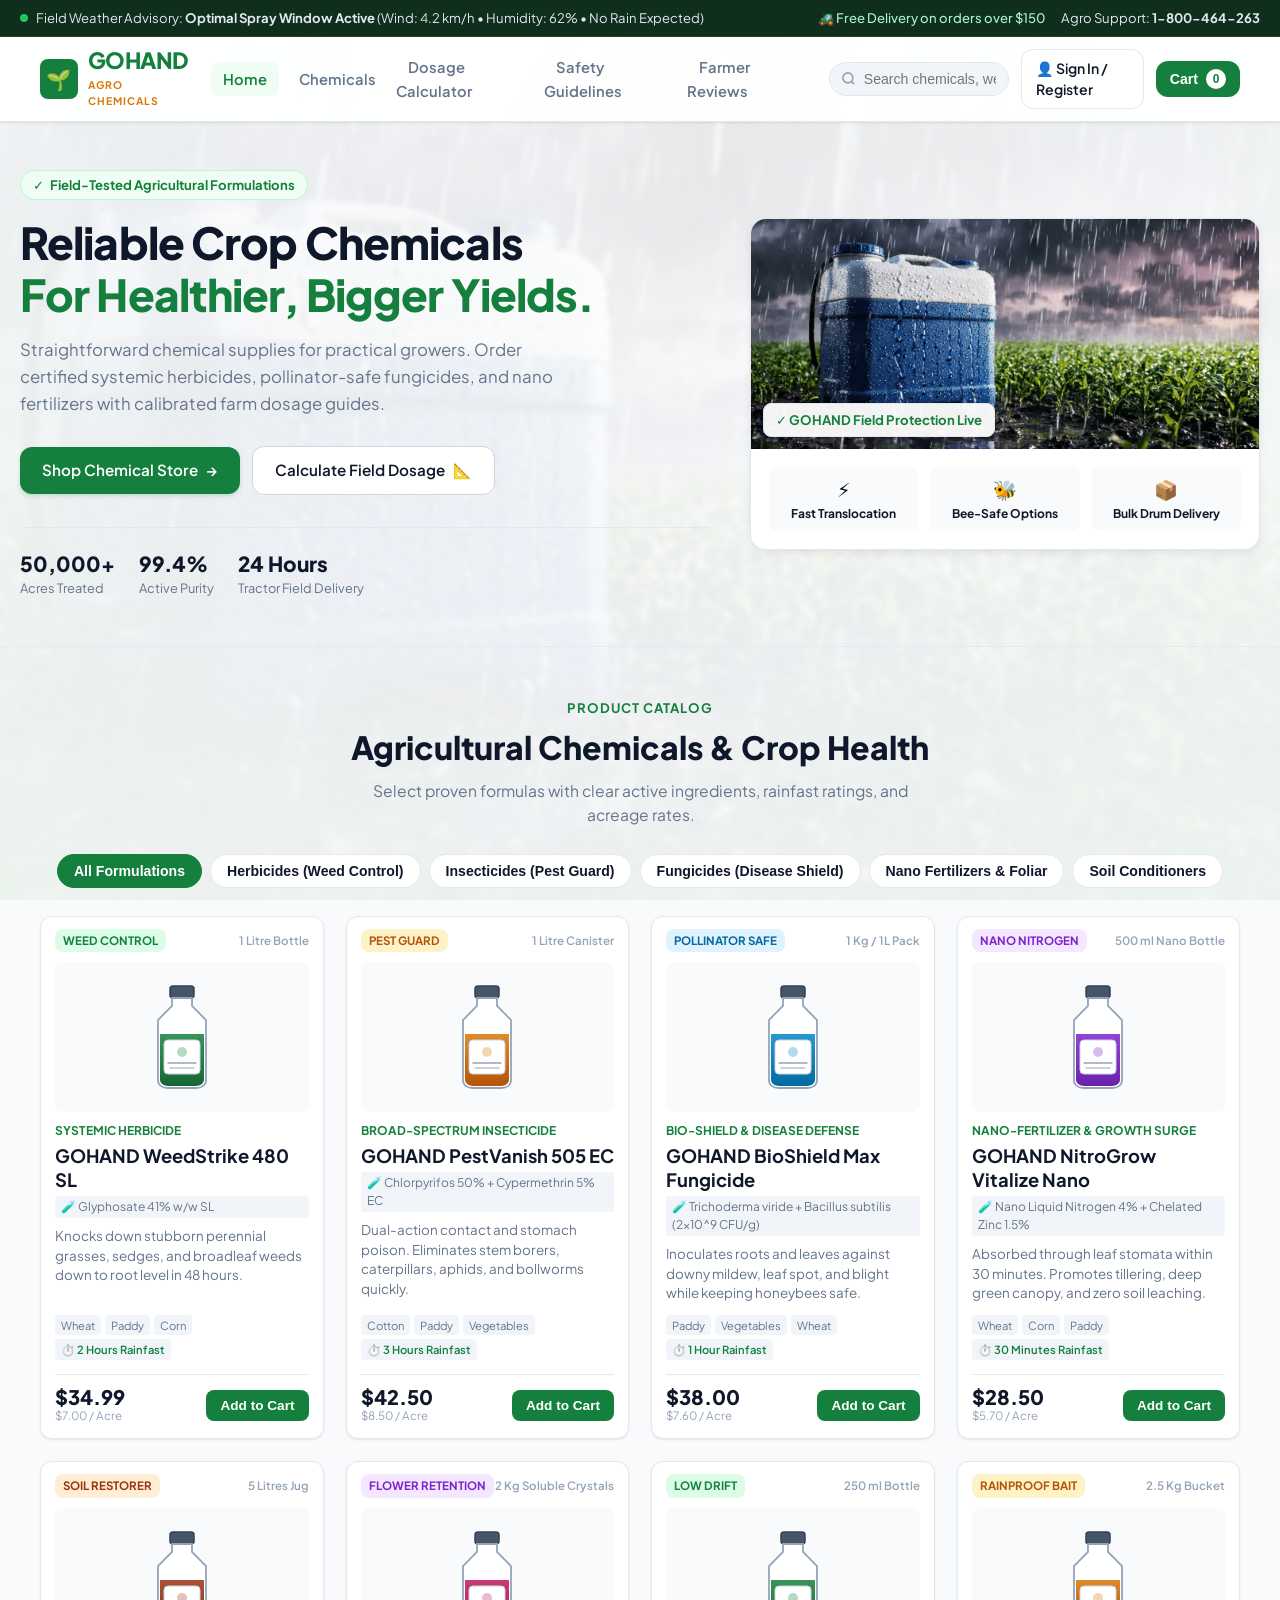
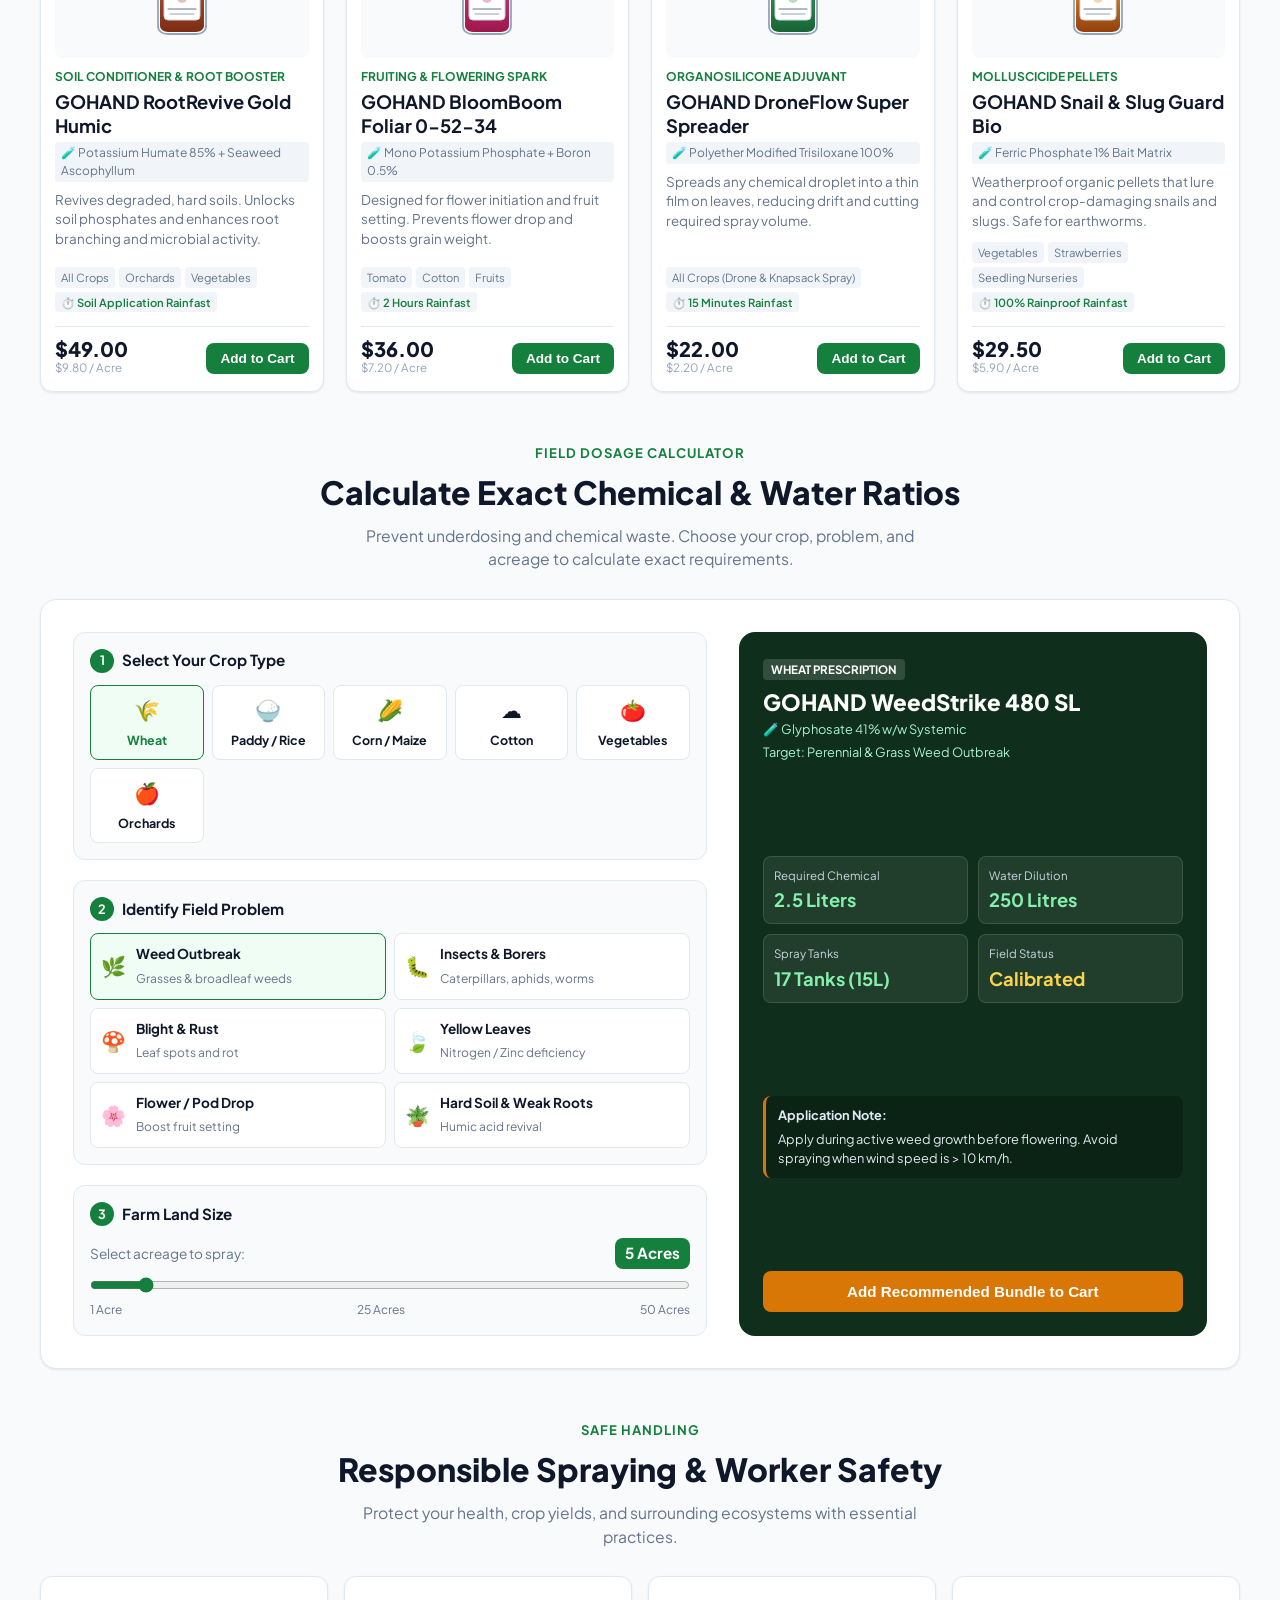
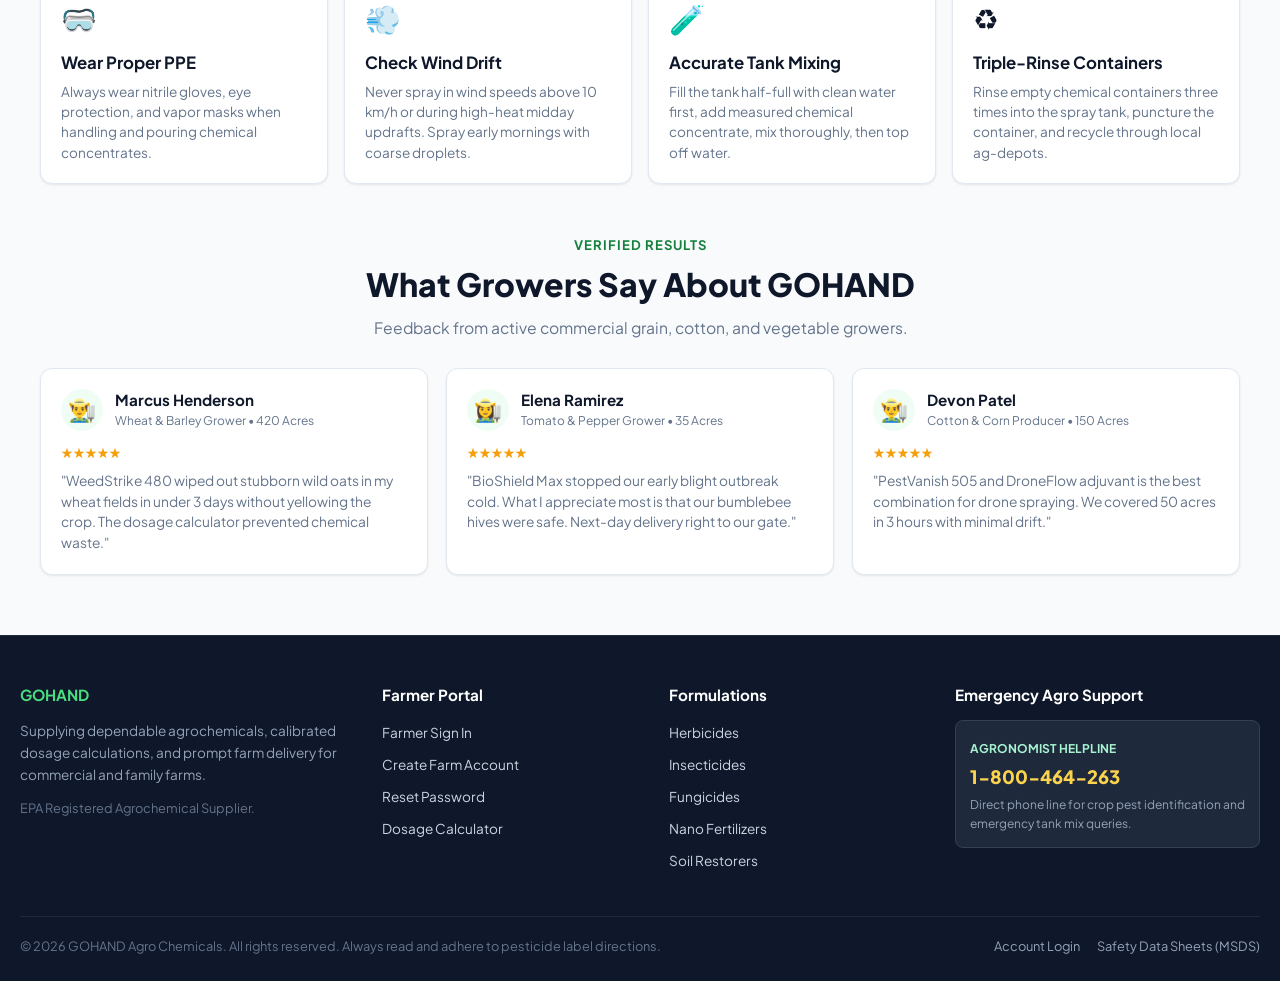
<file: GROHAND/index.html>
<!DOCTYPE html>
<html lang="en">
<head>
  <meta charset="UTF-8">
  <meta name="viewport" content="width=device-width, initial-scale=1.0">
  <title>GOHAND | Practical Agrochemicals & Crop Solutions for Farmers</title>
  <meta name="description" content="GOHAND - Clean, reliable agrochemical platform for farmers. Herbicides, insecticides, fungicides, and nano fertilizers with field dosage calculations.">
  
  <!-- Modern Clean Google Font -->
  <link rel="preconnect" href="https://fonts.googleapis.com">
  <link rel="preconnect" href="https://fonts.gstatic.com" crossorigin>
  <link href="https://fonts.googleapis.com/css2?family=Plus+Jakarta+Sans:wght@400;500;600;700;800&display=swap" rel="stylesheet">
  
  <link rel="stylesheet" href="style.css">
</head>
<body>

  <!-- Site-Wide Dynamic Animated Background (Agrochemical field sequence) -->
  <div class="site-bg-wrapper">
    <video id="site-bg-video" class="site-bg-media" autoplay muted loop playsinline poster="assets/bg-frames/ezgif-frame-001.jpg">
      <source src="assets/bg-video.mp4" type="video/mp4">
    </video>
    <canvas id="site-bg-canvas" class="site-bg-canvas"></canvas>
    <div class="site-bg-overlay"></div>
  </div>

  <!-- Top Announcement Bar -->
  <div class="spray-ticker-bar">
    <div class="ticker-content">
      <div class="ticker-left">
        <span class="pulse-dot"></span>
        <span>Field Weather Advisory: <strong>Optimal Spray Window Active</strong> (Wind: 4.2 km/h • Humidity: 62% • No Rain Expected)</span>
      </div>
      <div class="ticker-stats">
        <span class="ticker-badge">🚜 Free Delivery on orders over $150</span>
        <span>Agro Support: <strong>1-800-464-263</strong></span>
      </div>
    </div>
  </div>

  <!-- Main Site Header -->
  <header class="site-header">
    <div class="header-inner">
      <!-- Logo -->
      <a href="index.html" class="logo-wrapper">
        <div class="logo-icon-box">🌱</div>
        <div>
          <span class="logo-brand">GOHAND</span>
          <span class="logo-sub">Agro Chemicals</span>
        </div>
      </a>

      <!-- Navigation -->
      <nav class="main-nav">
        <ul>
          <li><a href="#home" class="active">Home</a></li>
          <li><a href="#store">Chemicals</a></li>
          <li><a href="#calculator">Dosage Calculator</a></li>
          <li><a href="#safety">Safety Guidelines</a></li>
          <li><a href="#reviews">Farmer Reviews</a></li>
        </ul>
      </nav>

      <!-- Search, Auth & Cart -->
      <div class="header-actions">
        <div class="search-input-pill">
          <svg class="search-icon-svg" width="15" height="15" viewBox="0 0 24 24" fill="none" stroke="currentColor" stroke-width="2.5">
            <circle cx="11" cy="11" r="8"></circle>
            <line x1="21" y1="21" x2="16.65" y2="16.65"></line>
          </svg>
          <input type="text" id="chemical-search-input" placeholder="Search chemicals, weeds...">
        </div>

        <!-- Dynamic User Auth Container (Sign In / Register or Logged-in Profile) -->
        <div id="header-auth-container">
          <a href="login.html" class="user-account-btn">
            <span>👤 Sign In / Register</span>
          </a>
        </div>

        <!-- Shopping Cart Button -->
        <button class="cart-pill-btn" onclick="openCartDrawer()">
          <span>Cart</span>
          <span class="cart-count-bubble">0</span>
        </button>
      </div>
    </div>
  </header>

  <!-- Hero Section (Casual & Clean) -->
  <section class="hero-casual-section" id="home">
    <div class="hero-grid">
      <div class="hero-text-col">
        <div class="hero-tag">
          <span>✓</span> Field-Tested Agricultural Formulations
        </div>
        <h1 class="hero-title">
          Reliable Crop Chemicals <br>
          <span class="highlight-green">For Healthier, Bigger Yields.</span>
        </h1>
        <p class="hero-lead">
          Straightforward chemical supplies for practical growers. Order certified systemic herbicides, pollinator-safe fungicides, and nano fertilizers with calibrated farm dosage guides.
        </p>

        <div class="hero-cta-group">
          <a href="#store" class="btn-casual-primary">
            <span>Shop Chemical Store</span> →
          </a>
          <a href="#calculator" class="btn-casual-secondary">
            <span>Calculate Field Dosage</span> 📐
          </a>
        </div>

        <div class="hero-trust-row">
          <div class="hero-trust-item">
            <h4>50,000+</h4>
            <p>Acres Treated</p>
          </div>
          <div class="hero-trust-item">
            <h4>99.4%</h4>
            <p>Active Purity</p>
          </div>
          <div class="hero-trust-item">
            <h4>24 Hours</h4>
            <p>Tractor Field Delivery</p>
          </div>
        </div>
      </div>

      <!-- Hero Visual Card with Live Agrochemical Footage -->
      <div class="hero-visual-card">
        <div class="hero-img-box">
          <video autoplay muted loop playsinline poster="assets/bg-frames/ezgif-frame-001.jpg">
            <source src="assets/bg-video.mp4" type="video/mp4">
            <img src="assets/bg-frames/ezgif-frame-001.jpg" alt="Agrochemical in field">
          </video>
          <div class="hero-img-overlay-badge">
            ✓ GOHAND Field Protection Live
          </div>
        </div>
        <div class="hero-card-perks">
          <div class="mini-perk-box">
            <span>⚡</span>
            <h5>Fast Translocation</h5>
          </div>
          <div class="mini-perk-box">
            <span>🐝</span>
            <h5>Bee-Safe Options</h5>
          </div>
          <div class="mini-perk-box">
            <span>📦</span>
            <h5>Bulk Drum Delivery</h5>
          </div>
        </div>
      </div>
    </div>
  </section>

  <!-- Chemical Catalog Section -->
  <section class="catalog-section" id="store">
    <div class="section-header">
      <span class="sub-title">Product Catalog</span>
      <h2>Agricultural Chemicals & Crop Health</h2>
      <p>Select proven formulas with clear active ingredients, rainfast ratings, and acreage rates.</p>
    </div>

    <!-- Category Filter Pills -->
    <div class="filter-pills-wrap">
      <button class="filter-btn active" data-filter="all">All Formulations</button>
      <button class="filter-btn" data-filter="herbicides">Herbicides (Weed Control)</button>
      <button class="filter-btn" data-filter="insecticides">Insecticides (Pest Guard)</button>
      <button class="filter-btn" data-filter="fungicides">Fungicides (Disease Shield)</button>
      <button class="filter-btn" data-filter="fertilizers">Nano Fertilizers & Foliar</button>
      <button class="filter-btn" data-filter="soil">Soil Conditioners</button>
    </div>

    <!-- Dynamic Product Cards Grid -->
    <div class="products-grid" id="products-grid">
      <!-- Injected via script.js -->
    </div>
  </section>

  <!-- Crop Doctor & Dosage Calculator -->
  <section class="calculator-section" id="calculator">
    <div class="section-header">
      <span class="sub-title">Field Dosage Calculator</span>
      <h2>Calculate Exact Chemical & Water Ratios</h2>
      <p>Prevent underdosing and chemical waste. Choose your crop, problem, and acreage to calculate exact requirements.</p>
    </div>

    <div class="calc-container-card">
      <div class="calc-grid">
        <!-- Steps Column -->
        <div class="calc-steps-column">
          
          <!-- Step 1: Crop Selection -->
          <div class="calc-step-card">
            <div class="step-label">
              <span class="step-number">1</span>
              <span>Select Your Crop Type</span>
            </div>
            <div class="crop-select-grid">
              <div class="crop-option-btn selected" data-crop="wheat">
                <span class="crop-emoji">🌾</span>
                <span class="crop-name">Wheat</span>
              </div>
              <div class="crop-option-btn" data-crop="paddy">
                <span class="crop-emoji">🍚</span>
                <span class="crop-name">Paddy / Rice</span>
              </div>
              <div class="crop-option-btn" data-crop="corn">
                <span class="crop-emoji">🌽</span>
                <span class="crop-name">Corn / Maize</span>
              </div>
              <div class="crop-option-btn" data-crop="cotton">
                <span class="crop-emoji">☁️</span>
                <span class="crop-name">Cotton</span>
              </div>
              <div class="crop-option-btn" data-crop="vegetables">
                <span class="crop-emoji">🍅</span>
                <span class="crop-name">Vegetables</span>
              </div>
              <div class="crop-option-btn" data-crop="orchards">
                <span class="crop-emoji">🍎</span>
                <span class="crop-name">Orchards</span>
              </div>
            </div>
          </div>

          <!-- Step 2: Issue Selection -->
          <div class="calc-step-card">
            <div class="step-label">
              <span class="step-number">2</span>
              <span>Identify Field Problem</span>
            </div>
            <div class="issue-select-grid">
              <div class="issue-option-btn selected" data-issue="weeds">
                <span style="font-size: 1.25rem;">🌿</span>
                <div>
                  <strong style="display:block; font-size:0.85rem;">Weed Outbreak</strong>
                  <span style="font-size:0.75rem; color:var(--text-muted);">Grasses & broadleaf weeds</span>
                </div>
              </div>
              <div class="issue-option-btn" data-issue="insects">
                <span style="font-size: 1.25rem;">🐛</span>
                <div>
                  <strong style="display:block; font-size:0.85rem;">Insects & Borers</strong>
                  <span style="font-size:0.75rem; color:var(--text-muted);">Caterpillars, aphids, worms</span>
                </div>
              </div>
              <div class="issue-option-btn" data-issue="blight">
                <span style="font-size: 1.25rem;">🍄</span>
                <div>
                  <strong style="display:block; font-size:0.85rem;">Blight & Rust</strong>
                  <span style="font-size:0.75rem; color:var(--text-muted);">Leaf spots and rot</span>
                </div>
              </div>
              <div class="issue-option-btn" data-issue="yellowing">
                <span style="font-size: 1.25rem;">🍃</span>
                <div>
                  <strong style="display:block; font-size:0.85rem;">Yellow Leaves</strong>
                  <span style="font-size:0.75rem; color:var(--text-muted);">Nitrogen / Zinc deficiency</span>
                </div>
              </div>
              <div class="issue-option-btn" data-issue="flowering">
                <span style="font-size: 1.25rem;">🌸</span>
                <div>
                  <strong style="display:block; font-size:0.85rem;">Flower / Pod Drop</strong>
                  <span style="font-size:0.75rem; color:var(--text-muted);">Boost fruit setting</span>
                </div>
              </div>
              <div class="issue-option-btn" data-issue="soil">
                <span style="font-size: 1.25rem;">🪴</span>
                <div>
                  <strong style="display:block; font-size:0.85rem;">Hard Soil & Weak Roots</strong>
                  <span style="font-size:0.75rem; color:var(--text-muted);">Humic acid revival</span>
                </div>
              </div>
            </div>
          </div>

          <!-- Step 3: Acreage Slider -->
          <div class="calc-step-card">
            <div class="step-label">
              <span class="step-number">3</span>
              <span>Farm Land Size</span>
            </div>
            <div class="acre-slider-box">
              <div class="acre-slider-header">
                <span style="font-size: 0.85rem; color: var(--text-muted);">Select acreage to spray:</span>
                <span class="acre-display-badge" id="acreage-val-display">5 Acres</span>
              </div>
              <input type="range" class="custom-range" id="acreage-slider" min="1" max="50" value="5" step="1">
              <div style="display:flex; justify-content:space-between; font-size:0.75rem; color:var(--text-muted);">
                <span>1 Acre</span>
                <span>25 Acres</span>
                <span>50 Acres</span>
              </div>
            </div>
          </div>

        </div>

        <!-- Result Card -->
        <div class="calc-result-panel">
          <div>
            <span class="result-tag" id="calc-selected-crop">WHEAT PRESCRIPTION</span>
            <h3 class="result-product-name" id="calc-rec-name">GOHAND WeedStrike 480 SL</h3>
            <p class="result-formula" id="calc-rec-formula">🧪 Glyphosate 41% w/w SL Systemic</p>
            <p style="font-size: 0.8rem; color: #a7f3d0; margin-top: 4px;" id="calc-issue-name">Target: Perennial Grasses & Broadleaf Outbreak</p>
          </div>

          <div class="dosage-metrics-grid">
            <div class="metric-pill">
              <span class="metric-label">Required Chemical</span>
              <span class="metric-val" id="metric-chem-qty">2.5 Liters</span>
            </div>
            <div class="metric-pill">
              <span class="metric-label">Water Dilution</span>
              <span class="metric-val" id="metric-water-qty">250 Litres</span>
            </div>
            <div class="metric-pill">
              <span class="metric-label">Spray Tanks</span>
              <span class="metric-val" id="metric-knapsacks">17 Tanks (15L)</span>
            </div>
            <div class="metric-pill">
              <span class="metric-label">Field Status</span>
              <span class="metric-val" style="color:#fcd34d;">Calibrated</span>
            </div>
          </div>

          <div class="dosage-tips-box">
            <strong>Application Note:</strong>
            <p id="calc-tips-text" style="margin-top: 4px;">
              Apply during active weed growth before flowering. Avoid spraying when wind speed is > 10 km/h.
            </p>
          </div>

          <button class="btn-add-bundle" onclick="handleAddDosageBundle()">
            Add Recommended Bundle to Cart
          </button>
        </div>
      </div>
    </div>
  </section>

  <!-- Safety Guidelines -->
  <section class="safety-section" id="safety">
    <div class="section-header">
      <span class="sub-title">Safe Handling</span>
      <h2>Responsible Spraying & Worker Safety</h2>
      <p>Protect your health, crop yields, and surrounding ecosystems with essential practices.</p>
    </div>

    <div class="safety-grid">
      <div class="safety-card">
        <span style="font-size: 1.8rem;">🥽</span>
        <h4>Wear Proper PPE</h4>
        <p>Always wear nitrile gloves, eye protection, and vapor masks when handling and pouring chemical concentrates.</p>
      </div>

      <div class="safety-card">
        <span style="font-size: 1.8rem;">💨</span>
        <h4>Check Wind Drift</h4>
        <p>Never spray in wind speeds above 10 km/h or during high-heat midday updrafts. Spray early mornings with coarse droplets.</p>
      </div>

      <div class="safety-card">
        <span style="font-size: 1.8rem;">🧪</span>
        <h4>Accurate Tank Mixing</h4>
        <p>Fill the tank half-full with clean water first, add measured chemical concentrate, mix thoroughly, then top off water.</p>
      </div>

      <div class="safety-card">
        <span style="font-size: 1.8rem;">♻️</span>
        <h4>Triple-Rinse Containers</h4>
        <p>Rinse empty chemical containers three times into the spray tank, puncture the container, and recycle through local ag-depots.</p>
      </div>
    </div>
  </section>

  <!-- Farmer Reviews -->
  <section class="testimonials-section" id="reviews">
    <div class="section-header">
      <span class="sub-title">Verified Results</span>
      <h2>What Growers Say About GOHAND</h2>
      <p>Feedback from active commercial grain, cotton, and vegetable growers.</p>
    </div>

    <div class="testimonials-grid">
      <div class="testi-card">
        <div class="farmer-avatar-wrap">
          <div class="farmer-avatar">👨‍🌾</div>
          <div class="farmer-details">
            <h5>Marcus Henderson</h5>
            <p>Wheat & Barley Grower • 420 Acres</p>
          </div>
        </div>
        <div class="rating-stars">★★★★★</div>
        <p class="testi-text">
          "WeedStrike 480 wiped out stubborn wild oats in my wheat fields in under 3 days without yellowing the crop. The dosage calculator prevented chemical waste."
        </p>
      </div>

      <div class="testi-card">
        <div class="farmer-avatar-wrap">
          <div class="farmer-avatar">👩‍🌾</div>
          <div class="farmer-details">
            <h5>Elena Ramirez</h5>
            <p>Tomato & Pepper Grower • 35 Acres</p>
          </div>
        </div>
        <div class="rating-stars">★★★★★</div>
        <p class="testi-text">
          "BioShield Max stopped our early blight outbreak cold. What I appreciate most is that our bumblebee hives were safe. Next-day delivery right to our gate."
        </p>
      </div>

      <div class="testi-card">
        <div class="farmer-avatar-wrap">
          <div class="farmer-avatar">👨‍🌾</div>
          <div class="farmer-details">
            <h5>Devon Patel</h5>
            <p>Cotton & Corn Producer • 150 Acres</p>
          </div>
        </div>
        <div class="rating-stars">★★★★★</div>
        <p class="testi-text">
          "PestVanish 505 and DroneFlow adjuvant is the best combination for drone spraying. We covered 50 acres in 3 hours with minimal drift."
        </p>
      </div>
    </div>
  </section>

  <!-- Clean Footer -->
  <footer class="site-footer">
    <div class="footer-inner">
      <div class="footer-grid">
        <div class="footer-col">
          <h4 style="color:#4ade80;">GOHAND</h4>
          <p>
            Supplying dependable agrochemicals, calibrated dosage calculations, and prompt farm delivery for commercial and family farms.
          </p>
          <p style="margin-top: 12px; font-size: 0.8rem; color: #64748b;">
            EPA Registered Agrochemical Supplier.
          </p>
        </div>

        <div class="footer-col">
          <h4>Farmer Portal</h4>
          <ul>
            <li><a href="login.html">Farmer Sign In</a></li>
            <li><a href="login.html#register">Create Farm Account</a></li>
            <li><a href="login.html#forgot">Reset Password</a></li>
            <li><a href="#calculator">Dosage Calculator</a></li>
          </ul>
        </div>

        <div class="footer-col">
          <h4>Formulations</h4>
          <ul>
            <li><a href="#store">Herbicides</a></li>
            <li><a href="#store">Insecticides</a></li>
            <li><a href="#store">Fungicides</a></li>
            <li><a href="#store">Nano Fertilizers</a></li>
            <li><a href="#store">Soil Restorers</a></li>
          </ul>
        </div>

        <div class="footer-col">
          <h4>Emergency Agro Support</h4>
          <div class="helpline-box">
            <span style="font-size: 0.75rem; text-transform: uppercase; color: #a7f3d0; font-weight: 700;">Agronomist Helpline</span>
            <span class="helpline-number">1-800-464-263</span>
            <p style="font-size: 0.75rem; margin-top: 4px; color: #94a3b8;">Direct phone line for crop pest identification and emergency tank mix queries.</p>
          </div>
        </div>
      </div>

      <div class="footer-bottom">
        <p>© 2026 GOHAND Agro Chemicals. All rights reserved. Always read and adhere to pesticide label directions.</p>
        <div>
          <a href="login.html" style="color: #94a3b8; text-decoration: none; margin-right: 15px;">Account Login</a>
          <a href="#" style="color: #94a3b8; text-decoration: none;">Safety Data Sheets (MSDS)</a>
        </div>
      </div>
    </div>
  </footer>

  <!-- ==========================================
       Modals: Cart & Checkout
       ========================================== -->
  <div class="modal-backdrop" id="modal-backdrop" onclick="closeModals()"></div>

  <!-- Cart Slide-Over Drawer -->
  <div class="cart-drawer" id="cart-drawer">
    <div class="cart-header">
      <h3>Your Farm Cart</h3>
      <button class="btn-close-modal" onclick="closeModals()">✕</button>
    </div>

    <div class="cart-body" id="cart-items-list">
      <!-- Injected by script.js -->
    </div>

    <div class="cart-footer">
      <div class="cart-totals-breakdown">
        <div class="cart-total-row">
          <span>Subtotal</span>
          <span id="cart-subtotal">$0.00</span>
        </div>
        <div class="cart-total-row">
          <span>Field Delivery</span>
          <span id="cart-delivery">$12.00</span>
        </div>
        <div class="cart-total-row grand-total">
          <span>Total</span>
          <span id="cart-grandtotal">$0.00</span>
        </div>
      </div>

      <button class="btn-checkout-now" onclick="openCheckout()">
        Proceed to Field Checkout
      </button>
    </div>
  </div>

  <!-- Checkout Dialog Modal -->
  <div class="checkout-modal" id="checkout-modal">
    <div style="display: flex; justify-content: space-between; align-items: center; margin-bottom: 16px;">
      <h3 style="font-size: 1.25rem; font-weight: 700;">
        Field Delivery Details
      </h3>
      <button class="btn-close-modal" onclick="closeModals()">✕</button>
    </div>

    <form onsubmit="submitCheckout(event)">
      <div class="form-group">
        <label>Farmer / Business Name</label>
        <input type="text" id="chk-farmer-name" placeholder="e.g. Marcus Henderson" required>
      </div>

      <div class="form-group">
        <label>Farm Location / Field Address</label>
        <input type="text" id="chk-farm-location" placeholder="e.g. North Valley Road, Plot 14, Gate 2" required>
      </div>

      <div class="form-group">
        <label>Delivery Method</label>
        <select id="chk-delivery-method">
          <option value="tractor">Express Tractor Delivery (Within 24 Hours)</option>
          <option value="hub">Pickup at Local County Ag-Depot</option>
          <option value="drone">Direct Field Air-Drop (&lt; 25kg)</option>
        </select>
      </div>

      <div class="form-group">
        <label>Payment Method</label>
        <select id="chk-payment-method">
          <option value="harvest">Cash on Delivery / Pay at Harvest</option>
          <option value="credit">Agro-Credit 60-Day Terms</option>
          <option value="card">Credit / Debit Card</option>
        </select>
      </div>

      <div style="margin-top: 20px;">
        <button type="submit" class="btn-casual-primary" style="width: 100%; justify-content: center;">
          Confirm Field Dispatch
        </button>
      </div>
    </form>
  </div>

  <script src="script.js"></script>
</body>
</html>
</file>
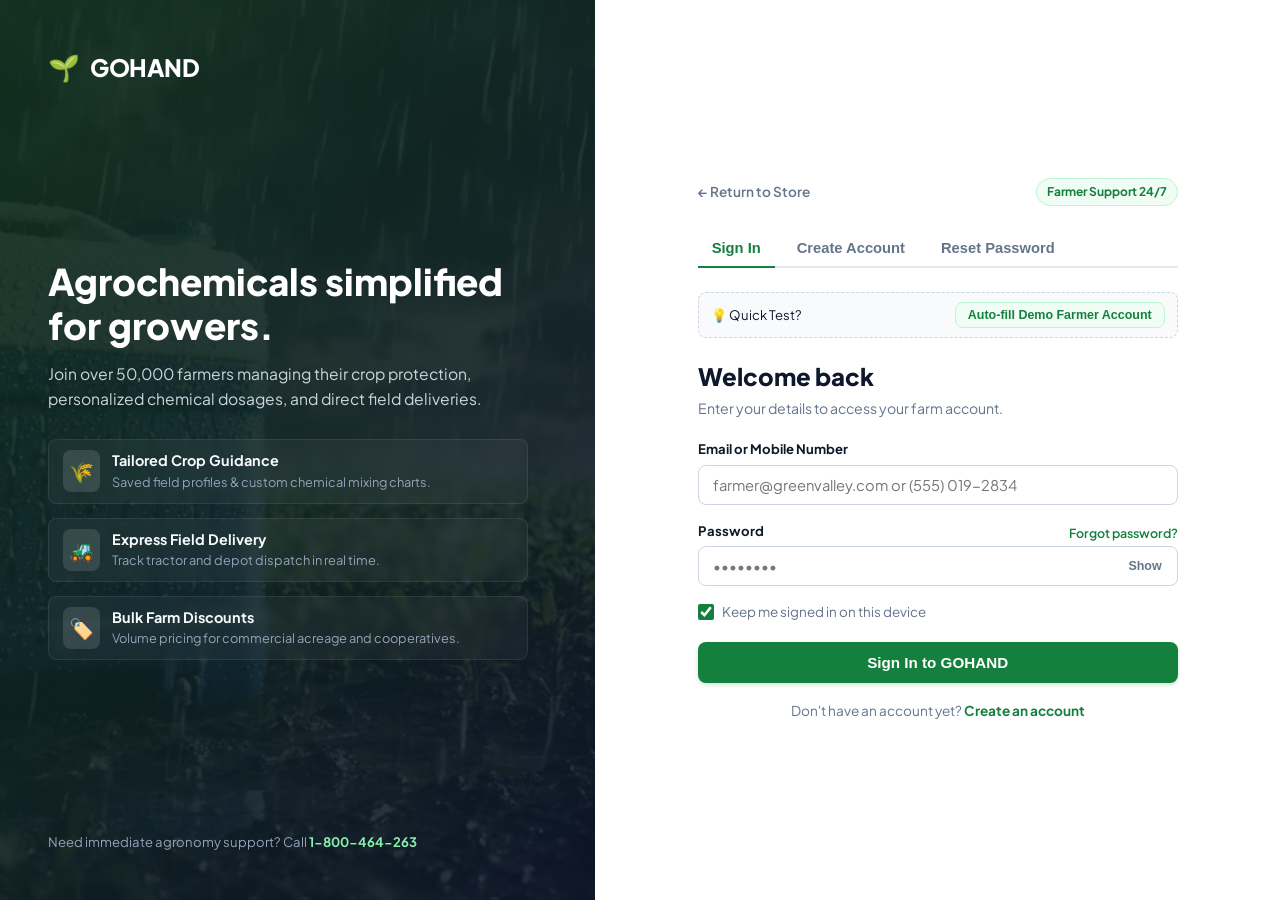
<file: GROHAND/login.html>
<!DOCTYPE html>
<html lang="en">
<head>
  <meta charset="UTF-8">
  <meta name="viewport" content="width=device-width, initial-scale=1.0">
  <title>GOHAND | Farmer Portal - Sign In, Register & Reset Password</title>
  <meta name="description" content="Sign in or create an account with GOHAND Agro Chemicals. Access custom farm dosages, order history, and bulk pricing.">
  
  <link rel="preconnect" href="https://fonts.googleapis.com">
  <link rel="preconnect" href="https://fonts.gstatic.com" crossorigin>
  <link href="https://fonts.googleapis.com/css2?family=Plus+Jakarta+Sans:wght@400;500;600;700;800&display=swap" rel="stylesheet">
  
  <link rel="stylesheet" href="style.css">
</head>
<body class="auth-body">

  <div class="auth-page-container">
    
    <!-- Left Hero Banner: Welcoming Farm Context with Tasteful Motion -->
    <div class="auth-visual-panel">
      <!-- Animated Background Video from Agrochemical Field Sequence -->
      <video class="auth-bg-video" autoplay muted loop playsinline poster="assets/bg-frames/ezgif-frame-001.jpg">
        <source src="assets/bg-video.mp4" type="video/mp4">
      </video>
      <!-- Fallback Ken-Burns Background Zoom -->
      <div class="auth-bg-zoom"></div>
      <div class="auth-overlay"></div>

      <!-- Subtle Drifting Farm Seeds/Leaves -->
      <div class="auth-floating-seeds">
        <span class="floating-seed seed-1">🌱</span>
        <span class="floating-seed seed-2">🌾</span>
        <span class="floating-seed seed-3">🍃</span>
        <span class="floating-seed seed-4">✨</span>
      </div>

      <div class="auth-visual-content">
        <a href="index.html" class="auth-brand-back">
          <span class="auth-logo-icon">🌱</span>
          <span class="auth-logo-text">GOHAND</span>
        </a>

        <div class="auth-hero-copy">
          <h2>Agrochemicals simplified for growers.</h2>
          <p>
            Join over 50,000 farmers managing their crop protection, personalized chemical dosages, and direct field deliveries.
          </p>

          <div class="auth-perks-list">
            <div class="auth-perk-item">
              <span class="perk-icon">🌾</span>
              <div>
                <strong>Tailored Crop Guidance</strong>
                <p>Saved field profiles & custom chemical mixing charts.</p>
              </div>
            </div>
            <div class="auth-perk-item">
              <span class="perk-icon">🚜</span>
              <div>
                <strong>Express Field Delivery</strong>
                <p>Track tractor and depot dispatch in real time.</p>
              </div>
            </div>
            <div class="auth-perk-item">
              <span class="perk-icon">🏷️</span>
              <div>
                <strong>Bulk Farm Discounts</strong>
                <p>Volume pricing for commercial acreage and cooperatives.</p>
              </div>
            </div>
          </div>
        </div>

        <div class="auth-footer-note">
          <span>Need immediate agronomy support? Call <strong>1-800-464-263</strong></span>
        </div>
      </div>
    </div>

    <!-- Right Side: Clean Casual Auth Forms with Micro-Interactions -->
    <div class="auth-form-panel">
      <div class="auth-form-wrapper">
        
        <!-- Header Link Back to Shop -->
        <div class="auth-top-bar">
          <a href="index.html" class="back-link">
            ← Return to Store
          </a>
          <span class="auth-help-pill">Farmer Support 24/7</span>
        </div>

        <!-- Form Mode Navigation Tabs -->
        <div class="auth-nav-tabs">
          <button type="button" class="auth-tab-btn active" id="tab-signin" onclick="switchAuthTab('signin')">
            Sign In
          </button>
          <button type="button" class="auth-tab-btn" id="tab-register" onclick="switchAuthTab('register')">
            Create Account
          </button>
          <button type="button" class="auth-tab-btn" id="tab-forgot" onclick="switchAuthTab('forgot')">
            Reset Password
          </button>
        </div>

        <!-- Notification / Status Banner -->
        <div id="auth-alert-box" class="auth-alert hidden"></div>

        <!-- Quick Demo Login Pill -->
        <div class="demo-login-banner" id="demo-box">
          <span>💡 Quick Test?</span>
          <button type="button" class="btn-demo-fill" onclick="fillDemoCredentials()">
            Auto-fill Demo Farmer Account
          </button>
        </div>

        <!-- 1. SIGN IN FORM -->
        <form id="form-signin" class="auth-form" onsubmit="handleSignIn(event)">
          <div class="form-title-group">
            <h3>Welcome back</h3>
            <p>Enter your details to access your farm account.</p>
          </div>

          <div class="form-group">
            <label for="signin-email">Email or Mobile Number</label>
            <input type="text" id="signin-email" placeholder="farmer@greenvalley.com or (555) 019-2834" required autocomplete="username">
          </div>

          <div class="form-group">
            <div class="label-with-action">
              <label for="signin-password">Password</label>
              <a href="javascript:void(0)" onclick="switchAuthTab('forgot')" class="forgot-link">Forgot password?</a>
            </div>
            <div class="password-input-wrap">
              <input type="password" id="signin-password" placeholder="••••••••" required autocomplete="current-password">
              <button type="button" class="toggle-pwd-btn" onclick="togglePasswordVisibility('signin-password')">Show</button>
            </div>
          </div>

          <div class="form-row-checkbox">
            <label class="checkbox-label">
              <input type="checkbox" id="remember-me" checked>
              <span>Keep me signed in on this device</span>
            </label>
          </div>

          <button type="submit" class="btn-auth-submit" id="btn-signin-submit">
            <span>Sign In to GOHAND</span>
          </button>

          <div class="auth-switch-text">
            Don't have an account yet? 
            <a href="javascript:void(0)" onclick="switchAuthTab('register')">Create an account</a>
          </div>
        </form>

        <!-- 2. CREATE ACCOUNT FORM -->
        <form id="form-register" class="auth-form hidden" onsubmit="handleRegister(event)">
          <div class="form-title-group">
            <h3>Create a Farmer Account</h3>
            <p>Start ordering chemical solutions and saving your field data.</p>
          </div>

          <div class="form-row-2col">
            <div class="form-group">
              <label for="reg-name">Full Name</label>
              <input type="text" id="reg-name" placeholder="e.g. John Henderson" required>
            </div>
            <div class="form-group">
              <label for="reg-farm">Farm / Business Name</label>
              <input type="text" id="reg-farm" placeholder="e.g. Henderson Acres" required>
            </div>
          </div>

          <div class="form-row-2col">
            <div class="form-group">
              <label for="reg-email">Email Address</label>
              <input type="email" id="reg-email" placeholder="john@hendersonfarms.com" required autocomplete="email">
            </div>
            <div class="form-group">
              <label for="reg-phone">Phone Number</label>
              <input type="tel" id="reg-phone" placeholder="(555) 234-5678" required autocomplete="tel">
            </div>
          </div>

          <div class="form-row-2col">
            <div class="form-group">
              <label for="reg-crop">Primary Crop</label>
              <select id="reg-crop">
                <option value="Wheat">Wheat & Small Grains</option>
                <option value="Paddy / Rice">Paddy / Rice</option>
                <option value="Corn / Maize">Corn / Maize</option>
                <option value="Cotton">Cotton</option>
                <option value="Vegetables">Vegetables & Greenhouses</option>
                <option value="Orchards">Fruits & Orchards</option>
                <option value="Mixed">Mixed Agriculture</option>
              </select>
            </div>
            <div class="form-group">
              <label for="reg-acres">Farm Size (Acres)</label>
              <input type="number" id="reg-acres" placeholder="e.g. 50" min="1" max="10000" required>
            </div>
          </div>

          <div class="form-row-2col">
            <div class="form-group">
              <label for="reg-password">Password</label>
              <div class="password-input-wrap">
                <input type="password" id="reg-password" placeholder="At least 6 characters" minlength="6" required autocomplete="new-password">
                <button type="button" class="toggle-pwd-btn" onclick="togglePasswordVisibility('reg-password')">Show</button>
              </div>
            </div>
            <div class="form-group">
              <label for="reg-confirm">Confirm Password</label>
              <div class="password-input-wrap">
                <input type="password" id="reg-confirm" placeholder="Repeat password" minlength="6" required autocomplete="new-password">
                <button type="button" class="toggle-pwd-btn" onclick="togglePasswordVisibility('reg-confirm')">Show</button>
              </div>
            </div>
          </div>

          <div class="form-row-checkbox">
            <label class="checkbox-label">
              <input type="checkbox" id="reg-terms" required>
              <span>I agree to the <a href="#" class="inline-link">Terms of Supply</a> and <a href="#" class="inline-link">Pesticide Safe Handling Terms</a>.</span>
            </label>
          </div>

          <button type="submit" class="btn-auth-submit" id="btn-reg-submit">
            <span>Complete Account Setup</span>
          </button>

          <div class="auth-switch-text">
            Already have an account? 
            <a href="javascript:void(0)" onclick="switchAuthTab('signin')">Sign In</a>
          </div>
        </form>

        <!-- 3. FORGOT PASSWORD FORM -->
        <form id="form-forgot" class="auth-form hidden" onsubmit="handleForgotPassword(event)">
          <div class="form-title-group">
            <h3>Reset your password</h3>
            <p>Enter the email or phone number associated with your farm account and we'll send you recovery instructions.</p>
          </div>

          <div class="form-group">
            <label for="forgot-input">Registered Email or Phone Number</label>
            <input type="text" id="forgot-input" placeholder="farmer@domain.com or phone number" required>
          </div>

          <button type="submit" class="btn-auth-submit" id="btn-forgot-submit">
            <span>Send Reset Instructions</span>
          </button>

          <div class="auth-switch-text">
            Remembered your password? 
            <a href="javascript:void(0)" onclick="switchAuthTab('signin')">Back to Sign In</a>
          </div>
        </form>

      </div>
    </div>

  </div>

  <script>
    // Tab switching logic (Sign In, Register, Forgot Password)
    function switchAuthTab(tab) {
      const tabs = ['signin', 'register', 'forgot'];
      tabs.forEach(t => {
        const btn = document.getElementById(`tab-${t}`);
        const form = document.getElementById(`form-${t}`);
        if (btn) btn.classList.remove('active');
        if (form) {
          form.classList.add('hidden');
          form.style.animation = 'none';
        }
      });

      const activeBtn = document.getElementById(`tab-${tab}`);
      const activeForm = document.getElementById(`form-${tab}`);
      if (activeBtn) activeBtn.classList.add('active');
      if (activeForm) {
        activeForm.classList.remove('hidden');
        // Re-trigger animation
        void activeForm.offsetWidth;
        activeForm.style.animation = 'formSwitchIn 0.35s cubic-bezier(0.16, 1, 0.3, 1) forwards';
      }

      const demoBox = document.getElementById('demo-box');
      if (demoBox) {
        demoBox.style.display = (tab === 'signin') ? 'flex' : 'none';
      }

      hideAlert();
    }

    // Toggle password visibility
    function togglePasswordVisibility(inputId) {
      const input = document.getElementById(inputId);
      const btn = event.target;
      if (!input) return;
      if (input.type === 'password') {
        input.type = 'text';
        btn.textContent = 'Hide';
      } else {
        input.type = 'password';
        btn.textContent = 'Show';
      }
    }

    // Fill Demo Credentials for instant testing
    function fillDemoCredentials() {
      const emailField = document.getElementById('signin-email');
      const pwdField = document.getElementById('signin-password');
      emailField.value = 'marcus@hendersonfarms.com';
      pwdField.value = 'farmer2026';

      // Pulse input focus
      emailField.focus();
      setTimeout(() => pwdField.focus(), 200);

      showAlert('Demo credentials filled! Click "Sign In to GOHAND".', 'info');
    }

    // Alert banner with animation trigger
    function showAlert(message, type = 'info') {
      const alertBox = document.getElementById('auth-alert-box');
      if (!alertBox) return;
      alertBox.textContent = message;
      alertBox.className = `auth-alert ${type}`;

      // Trigger shake on error
      if (type === 'error') {
        alertBox.style.animation = 'none';
        void alertBox.offsetWidth;
        alertBox.style.animation = 'alertShake 0.45s ease forwards';
      }
    }

    function hideAlert() {
      const alertBox = document.getElementById('auth-alert-box');
      if (alertBox) alertBox.className = 'auth-alert hidden';
    }

    // Celebration burst
    function triggerMiniCelebration() {
      const count = 35;
      const colors = ['#15803d', '#22c55e', '#86efac', '#f59e0b', '#38bdf8'];
      for (let i = 0; i < count; i++) {
        const p = document.createElement('div');
        p.style.position = 'fixed';
        p.style.top = '50%';
        p.style.left = '50%';
        p.style.width = `${Math.random() * 8 + 4}px`;
        p.style.height = `${Math.random() * 8 + 4}px`;
        p.style.backgroundColor = colors[Math.floor(Math.random() * colors.length)];
        p.style.borderRadius = Math.random() > 0.5 ? '50%' : '2px';
        p.style.pointerEvents = 'none';
        p.style.zIndex = '9999';
        p.style.transition = 'all 0.75s cubic-bezier(0.16, 1, 0.3, 1)';
        document.body.appendChild(p);

        const angle = Math.random() * Math.PI * 2;
        const dist = Math.random() * 180 + 40;
        const destX = Math.cos(angle) * dist;
        const destY = Math.sin(angle) * dist;

        requestAnimationFrame(() => {
          p.style.transform = `translate(${destX}px, ${destY}px) scale(0)`;
          p.style.opacity = '0';
        });

        setTimeout(() => p.remove(), 800);
      }
    }

    // Handle Sign In
    function handleSignIn(e) {
      e.preventDefault();
      const email = document.getElementById('signin-email').value.trim();
      const password = document.getElementById('signin-password').value;
      const submitBtn = document.getElementById('btn-signin-submit');

      if (!email || !password) {
        showAlert('Please enter both your email/phone and password.', 'error');
        return;
      }

      // Button loading state
      submitBtn.innerHTML = '<span>Verifying credentials... ⏳</span>';
      submitBtn.style.opacity = '0.85';

      setTimeout(() => {
        const user = {
          name: email.includes('@') ? email.split('@')[0].replace('.', ' ') : 'Farmer',
          email: email,
          farm: 'Valley Green Farm',
          acres: 45,
          loggedIn: true
        };

        if (email.toLowerCase().includes('henderson')) {
          user.name = 'Marcus Henderson';
          user.farm = 'Henderson Wheat Farm';
          user.acres = 420;
        }

        localStorage.setItem('gohand_user', JSON.stringify(user));
        triggerMiniCelebration();
        submitBtn.innerHTML = '<span>✓ Signed In! Redirecting...</span>';
        showAlert('Welcome back! Loading your farm dashboard...', 'success');

        setTimeout(() => {
          window.location.href = 'index.html';
        }, 600);
      }, 500);
    }

    // Handle Register
    function handleRegister(e) {
      e.preventDefault();
      const name = document.getElementById('reg-name').value.trim();
      const farm = document.getElementById('reg-farm').value.trim();
      const email = document.getElementById('reg-email').value.trim();
      const phone = document.getElementById('reg-phone').value.trim();
      const crop = document.getElementById('reg-crop').value;
      const acres = document.getElementById('reg-acres').value;
      const password = document.getElementById('reg-password').value;
      const confirm = document.getElementById('reg-confirm').value;
      const submitBtn = document.getElementById('btn-reg-submit');

      if (password !== confirm) {
        showAlert('Passwords do not match. Please re-enter.', 'error');
        return;
      }

      submitBtn.innerHTML = '<span>Creating your farm account... ⏳</span>';

      setTimeout(() => {
        const user = {
          name: name,
          farm: farm,
          email: email,
          phone: phone,
          crop: crop,
          acres: acres,
          loggedIn: true
        };

        localStorage.setItem('gohand_user', JSON.stringify(user));
        triggerMiniCelebration();
        submitBtn.innerHTML = '<span>✓ Account Ready! Redirecting...</span>';
        showAlert(`Welcome to GOHAND, ${farm}! Redirecting to store...`, 'success');

        setTimeout(() => {
          window.location.href = 'index.html';
        }, 700);
      }, 500);
    }

    // Handle Forgot Password
    function handleForgotPassword(e) {
      e.preventDefault();
      const input = document.getElementById('forgot-input').value.trim();
      const submitBtn = document.getElementById('btn-forgot-submit');

      if (!input) {
        showAlert('Please provide your registered email or phone.', 'error');
        return;
      }

      submitBtn.innerHTML = '<span>Sending instructions... ⏳</span>';

      setTimeout(() => {
        submitBtn.innerHTML = '<span>✓ Instructions Sent!</span>';
        showAlert(`Password reset link and SMS code sent to ${input}. Please check your inbox.`, 'success');
        document.getElementById('forgot-input').value = '';
        setTimeout(() => {
          submitBtn.innerHTML = '<span>Send Reset Instructions</span>';
        }, 2500);
      }, 600);
    }

    // Auto-detect URL hashes e.g. login.html#register or login.html#forgot
    window.addEventListener('DOMContentLoaded', () => {
      const hash = window.location.hash.replace('#', '');
      if (hash === 'register' || hash === 'forgot' || hash === 'signin') {
        switchAuthTab(hash);
      }
    });
  </script>
</body>
</html>
</file>
<file: GROHAND/style.css>
/* ==========================================================================
   GOHAND - Casual, Modern Farm Agrochemicals E-Commerce
   Clean, Practical & Farmer-Friendly Design System
   ========================================================================== */

:root {
  /* Brand Green Palette */
  --primary: #15803d;
  --primary-hover: #166534;
  --primary-light: #f0fdf4;
  --primary-border: #bbf7d0;

  /* Accent Tones */
  --accent-amber: #d97706;
  --accent-amber-light: #fef3c7;
  --accent-blue: #0284c7;
  --accent-blue-light: #e0f2fe;

  /* Neutrals */
  --bg-page: #f8fafc;
  --bg-card: #ffffff;
  --border-light: #e2e8f0;
  --border-subtle: #cbd5e1;

  --text-main: #0f172a;
  --text-muted: #64748b;
  --text-soft: #94a3b8;

  --shadow-sm: 0 1px 3px rgba(0, 0, 0, 0.06), 0 1px 2px rgba(0, 0, 0, 0.04);
  --shadow-md: 0 4px 12px -2px rgba(0, 0, 0, 0.08), 0 2px 6px -1px rgba(0, 0, 0, 0.04);
  --shadow-lg: 0 10px 25px -3px rgba(0, 0, 0, 0.08), 0 4px 10px -2px rgba(0, 0, 0, 0.03);

  --font-family: 'Plus Jakarta Sans', system-ui, -apple-system, BlinkMacSystemFont, 'Segoe UI', Roboto, sans-serif;
  --radius-sm: 8px;
  --radius-md: 12px;
  --radius-lg: 16px;
  --radius-full: 9999px;
  --transition: all 0.2s ease-in-out;
}

/* Reset & Global */
* {
  margin: 0;
  padding: 0;
  box-sizing: border-box;
}

html {
  scroll-behavior: smooth;
}

body {
  font-family: var(--font-family);
  background-color: var(--bg-page);
  color: var(--text-main);
  line-height: 1.5;
  -webkit-font-smoothing: antialiased;
  position: relative;
  min-height: 100vh;
}

/* ==========================================================================
   Site-Wide Dynamic Animated Background (Video / Frame Sequencer)
   ========================================================================== */
.site-bg-wrapper {
  position: fixed;
  top: 0;
  left: 0;
  width: 100vw;
  height: 100vh;
  overflow: hidden;
  z-index: -2;
  pointer-events: none;
}

.site-bg-media {
  position: absolute;
  top: 50%;
  left: 50%;
  min-width: 100%;
  min-height: 100%;
  width: auto;
  height: auto;
  transform: translate(-50%, -50%);
  object-fit: cover;
  opacity: 0.38;
}

.site-bg-canvas {
  position: absolute;
  top: 0;
  left: 0;
  width: 100%;
  height: 100%;
  object-fit: cover;
  opacity: 0.38;
  display: none;
}

.site-bg-overlay {
  position: absolute;
  top: 0;
  left: 0;
  width: 100%;
  height: 100%;
  background: radial-gradient(circle at 50% 15%, rgba(255, 255, 255, 0.72) 0%, rgba(248, 250, 252, 0.86) 55%, rgba(241, 248, 243, 0.94) 100%);
  backdrop-filter: blur(2px);
  -webkit-backdrop-filter: blur(2px);
}

/* Top Announcement Bar */
.spray-ticker-bar {
  background-color: #0f2e1b;
  color: #e2e8f0;
  font-size: 0.82rem;
  padding: 8px 16px;
  border-bottom: 1px solid rgba(255, 255, 255, 0.08);
}

.ticker-content {
  max-width: 1240px;
  margin: 0 auto;
  display: flex;
  align-items: center;
  justify-content: space-between;
  gap: 16px;
  flex-wrap: wrap;
}

.ticker-left {
  display: flex;
  align-items: center;
  gap: 8px;
}

.pulse-dot {
  width: 8px;
  height: 8px;
  background-color: #22c55e;
  border-radius: 50%;
  display: inline-block;
}

.ticker-stats {
  display: flex;
  align-items: center;
  gap: 16px;
}

.ticker-badge {
  color: #a7f3d0;
  font-weight: 500;
}

/* Main Header */
header.site-header {
  position: sticky;
  top: 0;
  z-index: 100;
  background-color: rgba(255, 255, 255, 0.95);
  backdrop-filter: blur(8px);
  -webkit-backdrop-filter: blur(8px);
  border-bottom: 1px solid var(--border-light);
  box-shadow: var(--shadow-sm);
}

.header-inner {
  max-width: 1240px;
  margin: 0 auto;
  padding: 12px 20px;
  display: flex;
  align-items: center;
  justify-content: space-between;
  gap: 20px;
}

.logo-wrapper {
  display: flex;
  align-items: center;
  gap: 10px;
  text-decoration: none;
}

.logo-icon-box {
  width: 40px;
  height: 40px;
  background-color: var(--primary);
  border-radius: var(--radius-sm);
  display: flex;
  align-items: center;
  justify-content: center;
  color: white;
  font-size: 1.25rem;
}

.logo-brand {
  font-size: 1.4rem;
  font-weight: 800;
  color: var(--primary);
  letter-spacing: -0.5px;
  line-height: 1;
}

.logo-sub {
  font-size: 0.65rem;
  font-weight: 700;
  color: var(--accent-amber);
  letter-spacing: 1px;
  text-transform: uppercase;
  display: block;
  margin-top: 2px;
}

/* Nav Menu */
nav.main-nav ul {
  display: flex;
  list-style: none;
  gap: 8px;
  align-items: center;
}

nav.main-nav a {
  text-decoration: none;
  color: var(--text-muted);
  font-weight: 600;
  font-size: 0.92rem;
  padding: 8px 12px;
  border-radius: var(--radius-sm);
  transition: var(--transition);
}

nav.main-nav a:hover,
nav.main-nav a.active {
  color: var(--primary);
  background-color: var(--primary-light);
}

/* Header Actions */
.header-actions {
  display: flex;
  align-items: center;
  gap: 12px;
}

.search-input-pill {
  position: relative;
  display: flex;
  align-items: center;
}

.search-icon-svg {
  position: absolute;
  left: 12px;
  color: var(--text-soft);
  pointer-events: none;
}

.search-input-pill input {
  padding: 8px 12px 8px 34px;
  border-radius: var(--radius-full);
  border: 1px solid var(--border-light);
  background: #f1f5f9;
  font-size: 0.88rem;
  color: var(--text-main);
  outline: none;
  width: 180px;
  transition: var(--transition);
}

.search-input-pill input:focus {
  width: 220px;
  background: #ffffff;
  border-color: var(--primary);
  box-shadow: 0 0 0 3px rgba(21, 128, 61, 0.15);
}

/* User Account Button */
.user-account-btn {
  display: inline-flex;
  align-items: center;
  gap: 8px;
  padding: 8px 14px;
  background: #ffffff;
  border: 1px solid var(--border-light);
  border-radius: var(--radius-md);
  font-size: 0.88rem;
  font-weight: 600;
  color: var(--text-main);
  text-decoration: none;
  cursor: pointer;
  transition: var(--transition);
}

.user-account-btn:hover {
  border-color: var(--primary);
  background: var(--primary-light);
  color: var(--primary);
}

.user-account-btn.logged-in {
  background: var(--primary-light);
  border-color: var(--primary-border);
  color: var(--primary-hover);
}

/* Cart Button */
.cart-pill-btn {
  background: var(--primary);
  color: white;
  border: none;
  border-radius: var(--radius-md);
  padding: 8px 14px;
  font-weight: 600;
  font-size: 0.88rem;
  cursor: pointer;
  display: flex;
  align-items: center;
  gap: 8px;
  transition: var(--transition);
}

.cart-pill-btn:hover {
  background: var(--primary-hover);
}

.cart-count-bubble {
  background: #ffffff;
  color: var(--primary);
  min-width: 20px;
  height: 20px;
  border-radius: var(--radius-full);
  display: flex;
  align-items: center;
  justify-content: center;
  font-size: 0.75rem;
  font-weight: 800;
}

/* Hero Section (Casual & Clean with Dynamic Background) */
.hero-casual-section {
  position: relative;
  background: transparent;
  border-bottom: 1px solid rgba(226, 232, 240, 0.8);
  padding: 48px 20px;
}

.hero-grid {
  max-width: 1240px;
  margin: 0 auto;
  display: grid;
  grid-template-columns: 1.15fr 0.85fr;
  gap: 40px;
  align-items: center;
}

.hero-tag {
  display: inline-flex;
  align-items: center;
  gap: 6px;
  background: var(--primary-light);
  color: var(--primary);
  border: 1px solid var(--primary-border);
  padding: 4px 12px;
  border-radius: var(--radius-full);
  font-size: 0.82rem;
  font-weight: 700;
  margin-bottom: 16px;
}

.hero-title {
  font-size: 2.75rem;
  font-weight: 800;
  line-height: 1.2;
  color: var(--text-main);
  letter-spacing: -0.02em;
  margin-bottom: 16px;
}

.hero-title span.highlight-green {
  color: var(--primary);
}

.hero-lead {
  font-size: 1.05rem;
  color: var(--text-muted);
  line-height: 1.6;
  margin-bottom: 28px;
  max-width: 560px;
}

.hero-cta-group {
  display: flex;
  gap: 12px;
  flex-wrap: wrap;
  align-items: center;
  margin-bottom: 32px;
}

.btn-casual-primary {
  background: var(--primary);
  color: white;
  border: none;
  font-size: 0.95rem;
  font-weight: 600;
  padding: 12px 22px;
  border-radius: var(--radius-md);
  cursor: pointer;
  display: inline-flex;
  align-items: center;
  gap: 8px;
  text-decoration: none;
  transition: var(--transition);
  box-shadow: 0 2px 4px rgba(21, 128, 61, 0.2);
}

.btn-casual-primary:hover {
  background: var(--primary-hover);
  transform: translateY(-1px);
  box-shadow: 0 4px 8px rgba(21, 128, 61, 0.25);
}

.btn-casual-secondary {
  background: white;
  color: var(--text-main);
  border: 1px solid var(--border-subtle);
  font-size: 0.95rem;
  font-weight: 600;
  padding: 12px 22px;
  border-radius: var(--radius-md);
  cursor: pointer;
  display: inline-flex;
  align-items: center;
  gap: 8px;
  text-decoration: none;
  transition: var(--transition);
}

.btn-casual-secondary:hover {
  border-color: var(--primary);
  color: var(--primary);
  background: var(--primary-light);
}

.hero-trust-row {
  display: flex;
  gap: 24px;
  border-top: 1px solid var(--border-light);
  padding-top: 20px;
}

.hero-trust-item h4 {
  font-size: 1.3rem;
  font-weight: 800;
  color: var(--text-main);
}

.hero-trust-item p {
  font-size: 0.8rem;
  color: var(--text-muted);
}

/* Hero Right Visual (Casual Farm Landscape Card) */
.hero-visual-card {
  background: white;
  border: 1px solid var(--border-light);
  border-radius: var(--radius-lg);
  box-shadow: var(--shadow-md);
  overflow: hidden;
}

.hero-img-box {
  position: relative;
  height: 230px;
  background: #0f2e1b;
  overflow: hidden;
}

.hero-img-box img,
.hero-img-box video {
  width: 100%;
  height: 100%;
  object-fit: cover;
  display: block;
}

.hero-img-overlay-badge {
  position: absolute;
  bottom: 12px;
  left: 12px;
  background: rgba(255, 255, 255, 0.95);
  border: 1px solid var(--border-light);
  border-radius: var(--radius-sm);
  padding: 6px 12px;
  font-size: 0.82rem;
  font-weight: 700;
  color: var(--primary);
  box-shadow: var(--shadow-sm);
}

.hero-card-perks {
  padding: 18px;
  display: grid;
  grid-template-columns: repeat(3, 1fr);
  gap: 12px;
  text-align: center;
  background: #ffffff;
}

.mini-perk-box {
  padding: 8px;
  border-radius: var(--radius-sm);
  background: var(--bg-page);
}

.mini-perk-box span {
  font-size: 1.2rem;
  display: block;
  margin-bottom: 2px;
}

.mini-perk-box h5 {
  font-size: 0.75rem;
  font-weight: 700;
  color: var(--text-main);
}

/* Catalog Section */
.catalog-section {
  max-width: 1240px;
  margin: 48px auto;
  padding: 0 20px;
}

.section-header {
  text-align: center;
  margin-bottom: 28px;
}

.section-header .sub-title {
  color: var(--primary);
  font-weight: 700;
  font-size: 0.82rem;
  text-transform: uppercase;
  letter-spacing: 1px;
}

.section-header h2 {
  font-size: 2rem;
  font-weight: 800;
  color: var(--text-main);
  margin-top: 4px;
}

.section-header p {
  color: var(--text-muted);
  font-size: 0.98rem;
  max-width: 580px;
  margin: 8px auto 0 auto;
}

/* Category Filter Pills */
.filter-pills-wrap {
  display: flex;
  justify-content: center;
  gap: 8px;
  flex-wrap: wrap;
  margin-bottom: 28px;
}

.filter-btn {
  background: white;
  border: 1px solid var(--border-light);
  color: var(--text-main);
  font-size: 0.88rem;
  font-weight: 600;
  padding: 8px 16px;
  border-radius: var(--radius-full);
  cursor: pointer;
  transition: var(--transition);
}

.filter-btn:hover {
  border-color: var(--primary);
  color: var(--primary);
}

.filter-btn.active {
  background: var(--primary);
  color: white;
  border-color: var(--primary);
}

/* Products Grid */
.products-grid {
  display: grid;
  grid-template-columns: repeat(auto-fill, minmax(280px, 1fr));
  gap: 22px;
}

.chem-card {
  background: white;
  border: 1px solid var(--border-light);
  border-radius: var(--radius-md);
  box-shadow: var(--shadow-sm);
  overflow: hidden;
  display: flex;
  flex-direction: column;
  transition: var(--transition);
  position: relative;
}

.chem-card:hover {
  transform: translateY(-3px);
  box-shadow: var(--shadow-md);
  border-color: var(--primary-border);
}

.card-top-bar {
  padding: 12px 14px 0 14px;
  display: flex;
  justify-content: space-between;
  align-items: center;
}

.card-badge-top {
  padding: 3px 8px;
  border-radius: var(--radius-sm);
  font-size: 0.72rem;
  font-weight: 700;
  text-transform: uppercase;
}

.badge-herbicide { background: #dcfce7; color: #15803d; }
.badge-insecticide { background: #fef3c7; color: #b45309; }
.badge-fungicide { background: #e0f2fe; color: #0369a1; }
.badge-fertilizer { background: #f3e8ff; color: #7e22ce; }
.badge-soil { background: #ffedd5; color: #9a3412; }

.card-pack-badge {
  font-size: 0.72rem;
  color: var(--text-soft);
  font-weight: 600;
}

.bottle-visual-box {
  height: 150px;
  display: flex;
  align-items: center;
  justify-content: center;
  background: #f8fafc;
  margin: 10px 14px;
  border-radius: var(--radius-sm);
}

.chem-svg-bottle {
  width: 80px;
  height: 110px;
}

.card-info {
  padding: 0 14px 14px 14px;
  display: flex;
  flex-direction: column;
  flex-grow: 1;
}

.chem-category-sub {
  font-size: 0.75rem;
  font-weight: 700;
  color: var(--primary);
  text-transform: uppercase;
  margin-bottom: 4px;
}

.chem-title {
  font-size: 1.15rem;
  font-weight: 700;
  color: var(--text-main);
  line-height: 1.3;
  margin-bottom: 4px;
}

.chem-active-ingredient {
  font-size: 0.75rem;
  color: var(--text-muted);
  background: #f1f5f9;
  padding: 2px 6px;
  border-radius: 4px;
  display: inline-block;
  margin-bottom: 8px;
}

.chem-description {
  font-size: 0.84rem;
  color: var(--text-muted);
  line-height: 1.45;
  margin-bottom: 12px;
  flex-grow: 1;
}

.crop-tags-row {
  display: flex;
  gap: 4px;
  flex-wrap: wrap;
  margin-bottom: 14px;
}

.crop-tag {
  font-size: 0.7rem;
  background: #f1f5f9;
  padding: 2px 6px;
  border-radius: 4px;
  color: var(--text-muted);
}

.card-footer-pricing {
  display: flex;
  align-items: center;
  justify-content: space-between;
  border-top: 1px solid var(--border-light);
  padding-top: 12px;
  margin-top: auto;
}

.price-box {
  display: flex;
  flex-direction: column;
}

.price-main {
  font-size: 1.25rem;
  font-weight: 800;
  color: var(--text-main);
  line-height: 1;
}

.price-per-acre {
  font-size: 0.72rem;
  color: var(--text-soft);
}

.btn-card-add {
  background: var(--primary);
  color: white;
  border: none;
  border-radius: var(--radius-sm);
  padding: 8px 14px;
  font-weight: 600;
  font-size: 0.85rem;
  cursor: pointer;
  transition: var(--transition);
}

.btn-card-add:hover {
  background: var(--primary-hover);
}

/* ==========================================================================
   Crop Doctor & Dosage Calculator (Casual & Practical)
   ========================================================================== */
.calculator-section {
  max-width: 1240px;
  margin: 48px auto;
  padding: 0 20px;
}

.calc-container-card {
  background: white;
  border: 1px solid var(--border-light);
  border-radius: var(--radius-lg);
  box-shadow: var(--shadow-sm);
  padding: 32px;
}

.calc-grid {
  display: grid;
  grid-template-columns: 1.15fr 0.85fr;
  gap: 32px;
}

.calc-steps-column {
  display: flex;
  flex-direction: column;
  gap: 20px;
}

.calc-step-card {
  background: var(--bg-page);
  border: 1px solid var(--border-light);
  border-radius: var(--radius-md);
  padding: 16px;
}

.step-label {
  display: flex;
  align-items: center;
  gap: 8px;
  font-size: 0.95rem;
  font-weight: 700;
  color: var(--text-main);
  margin-bottom: 12px;
}

.step-number {
  width: 24px;
  height: 24px;
  background: var(--primary);
  color: white;
  border-radius: 50%;
  display: flex;
  align-items: center;
  justify-content: center;
  font-size: 0.8rem;
  font-weight: 700;
}

.crop-select-grid {
  display: grid;
  grid-template-columns: repeat(auto-fill, minmax(95px, 1fr));
  gap: 8px;
}

.crop-option-btn {
  background: white;
  border: 1px solid var(--border-light);
  border-radius: var(--radius-sm);
  padding: 8px 4px;
  text-align: center;
  cursor: pointer;
  transition: var(--transition);
}

.crop-option-btn:hover {
  border-color: var(--primary);
}

.crop-option-btn.selected {
  background: var(--primary-light);
  border-color: var(--primary);
  color: var(--primary);
}

.crop-emoji {
  font-size: 1.3rem;
  display: block;
  margin-bottom: 2px;
}

.crop-name {
  font-size: 0.78rem;
  font-weight: 700;
}

.issue-select-grid {
  display: grid;
  grid-template-columns: repeat(2, 1fr);
  gap: 8px;
}

.issue-option-btn {
  background: white;
  border: 1px solid var(--border-light);
  border-radius: var(--radius-sm);
  padding: 10px;
  display: flex;
  align-items: center;
  gap: 10px;
  cursor: pointer;
  text-align: left;
  transition: var(--transition);
}

.issue-option-btn:hover {
  border-color: var(--primary);
}

.issue-option-btn.selected {
  border-color: var(--primary);
  background: var(--primary-light);
}

.acre-slider-box {
  display: flex;
  flex-direction: column;
  gap: 8px;
}

.acre-slider-header {
  display: flex;
  justify-content: space-between;
  align-items: center;
}

.acre-display-badge {
  background: var(--primary);
  color: white;
  font-size: 0.95rem;
  font-weight: 700;
  padding: 4px 10px;
  border-radius: var(--radius-sm);
}

input[type="range"].custom-range {
  width: 100%;
  accent-color: var(--primary);
  cursor: pointer;
}

/* Result Panel */
.calc-result-panel {
  background: #0f2e1b;
  color: white;
  border-radius: var(--radius-lg);
  padding: 24px;
  display: flex;
  flex-direction: column;
  justify-content: space-between;
}

.result-tag {
  background: rgba(255, 255, 255, 0.15);
  display: inline-block;
  padding: 2px 8px;
  border-radius: 4px;
  font-size: 0.72rem;
  font-weight: 700;
  text-transform: uppercase;
  margin-bottom: 8px;
}

.result-product-name {
  font-size: 1.4rem;
  font-weight: 800;
  line-height: 1.25;
  margin-bottom: 4px;
}

.result-formula {
  font-size: 0.8rem;
  color: #a7f3d0;
}

.dosage-metrics-grid {
  display: grid;
  grid-template-columns: repeat(2, 1fr);
  gap: 10px;
  margin: 18px 0;
}

.metric-pill {
  background: rgba(255, 255, 255, 0.08);
  border: 1px solid rgba(255, 255, 255, 0.12);
  border-radius: var(--radius-sm);
  padding: 10px;
}

.metric-label {
  font-size: 0.72rem;
  color: #cbd5e1;
  display: block;
  margin-bottom: 2px;
}

.metric-val {
  font-size: 1.15rem;
  font-weight: 700;
  color: #86efac;
}

.dosage-tips-box {
  background: rgba(0, 0, 0, 0.25);
  border-radius: var(--radius-sm);
  padding: 10px 12px;
  font-size: 0.8rem;
  margin-bottom: 18px;
  border-left: 3px solid var(--accent-amber);
  color: #e2e8f0;
}

.btn-add-bundle {
  background: var(--accent-amber);
  color: white;
  border: none;
  font-size: 0.95rem;
  font-weight: 700;
  padding: 12px;
  border-radius: var(--radius-sm);
  cursor: pointer;
  transition: var(--transition);
  width: 100%;
}

.btn-add-bundle:hover {
  background: #b45309;
}

/* ==========================================================================
   Safety Guide (Casual)
   ========================================================================== */
.safety-section {
  max-width: 1240px;
  margin: 48px auto;
  padding: 0 20px;
}

.safety-grid {
  display: grid;
  grid-template-columns: repeat(auto-fit, minmax(240px, 1fr));
  gap: 16px;
}

.safety-card {
  background: white;
  border: 1px solid var(--border-light);
  border-radius: var(--radius-md);
  padding: 20px;
  box-shadow: var(--shadow-sm);
}

.safety-card h4 {
  font-size: 1.05rem;
  margin: 10px 0 6px 0;
  color: var(--text-main);
}

.safety-card p {
  font-size: 0.85rem;
  color: var(--text-muted);
  line-height: 1.5;
}

/* Reviews (Casual) */
.testimonials-section {
  max-width: 1240px;
  margin: 48px auto;
  padding: 0 20px;
}

.testimonials-grid {
  display: grid;
  grid-template-columns: repeat(auto-fit, minmax(280px, 1fr));
  gap: 18px;
}

.testi-card {
  background: white;
  border: 1px solid var(--border-light);
  border-radius: var(--radius-md);
  padding: 20px;
  box-shadow: var(--shadow-sm);
}

.farmer-avatar-wrap {
  display: flex;
  align-items: center;
  gap: 12px;
  margin-bottom: 12px;
}

.farmer-avatar {
  width: 42px;
  height: 42px;
  border-radius: 50%;
  background: var(--primary-light);
  display: flex;
  align-items: center;
  justify-content: center;
  font-size: 1.4rem;
}

.farmer-details h5 {
  font-size: 0.95rem;
  color: var(--text-main);
}

.farmer-details p {
  font-size: 0.75rem;
  color: var(--text-muted);
}

.rating-stars {
  color: #f59e0b;
  font-size: 0.85rem;
  margin-bottom: 8px;
}

.testi-text {
  font-size: 0.86rem;
  color: var(--text-muted);
  line-height: 1.5;
}

/* Footer (Casual & Modern) */
footer.site-footer {
  background: #0f172a;
  color: #94a3b8;
  padding: 48px 20px 24px 20px;
  margin-top: 60px;
  border-top: 1px solid #1e293b;
}

.footer-inner {
  max-width: 1240px;
  margin: 0 auto;
}

.footer-grid {
  display: grid;
  grid-template-columns: 1.3fr 1fr 1fr 1.2fr;
  gap: 32px;
  margin-bottom: 36px;
}

.footer-col h4 {
  font-size: 0.95rem;
  font-weight: 700;
  color: #ffffff;
  margin-bottom: 14px;
}

.footer-col p {
  font-size: 0.85rem;
  line-height: 1.6;
}

.footer-col ul {
  list-style: none;
}

.footer-col ul li {
  margin-bottom: 8px;
}

.footer-col ul a {
  color: #cbd5e1;
  text-decoration: none;
  font-size: 0.85rem;
  transition: var(--transition);
}

.footer-col ul a:hover {
  color: var(--primary-border);
}

.helpline-box {
  background: #1e293b;
  border: 1px solid #334155;
  border-radius: var(--radius-sm);
  padding: 14px;
}

.helpline-number {
  font-size: 1.15rem;
  font-weight: 800;
  color: #fcd34d;
  display: block;
  margin-top: 4px;
}

.footer-bottom {
  border-top: 1px solid #1e293b;
  padding-top: 20px;
  display: flex;
  justify-content: space-between;
  align-items: center;
  font-size: 0.8rem;
  color: #64748b;
  flex-wrap: wrap;
  gap: 12px;
}

/* ==========================================================================
   AUTHENTICATION PAGES & FORMS (Sign In, Create Account, Forgot Password)
   Smooth Tasteful Animations
   ========================================================================== */
.auth-body {
  background-color: #f1f5f9;
  min-height: 100vh;
  overflow-x: hidden;
}

.auth-page-container {
  display: grid;
  grid-template-columns: 1fr 1.15fr;
  min-height: 100vh;
}

/* Left Visual Panel with Ken-Burns and Floating Farm Ambience */
.auth-visual-panel {
  position: relative;
  overflow: hidden;
  display: flex;
  flex-direction: column;
  justify-content: space-between;
  padding: 48px;
  color: white;
}

.auth-bg-zoom {
  position: absolute;
  top: 0;
  left: 0;
  width: 100%;
  height: 100%;
  background: url('assets/bg-frames/ezgif-frame-001.jpg') center/cover no-repeat;
  animation: kenBurnsZoom 24s ease-in-out infinite alternate;
  transform-origin: center center;
  z-index: 0;
}

.auth-bg-video {
  position: absolute;
  top: 50%;
  left: 50%;
  min-width: 100%;
  min-height: 100%;
  width: auto;
  height: auto;
  transform: translate(-50%, -50%);
  object-fit: cover;
  z-index: 0;
  opacity: 0.65;
}

@keyframes kenBurnsZoom {
  0% { transform: scale(1) translate(0, 0); }
  50% { transform: scale(1.06) translate(-1%, -1%); }
  100% { transform: scale(1.12) translate(1%, 0%); }
}

.auth-overlay {
  position: absolute;
  top: 0;
  left: 0;
  width: 100%;
  height: 100%;
  background: linear-gradient(135deg, rgba(15, 46, 27, 0.93) 0%, rgba(15, 23, 42, 0.88) 100%);
  z-index: 1;
}

/* Subtle Floating Farm Seeds / Leaves in Left Panel */
.auth-floating-seeds {
  position: absolute;
  top: 0;
  left: 0;
  width: 100%;
  height: 100%;
  pointer-events: none;
  z-index: 2;
  overflow: hidden;
}

.floating-seed {
  position: absolute;
  bottom: -40px;
  opacity: 0;
  animation: floatUpSeed linear infinite;
  user-select: none;
}

.seed-1 { left: 15%; font-size: 1.2rem; animation-duration: 14s; animation-delay: 1s; }
.seed-2 { left: 45%; font-size: 1rem; animation-duration: 18s; animation-delay: 5s; }
.seed-3 { left: 75%; font-size: 1.4rem; animation-duration: 16s; animation-delay: 9s; }
.seed-4 { left: 30%; font-size: 0.9rem; animation-duration: 20s; animation-delay: 3s; }

@keyframes floatUpSeed {
  0% { transform: translateY(0) rotate(0deg); opacity: 0; }
  20% { opacity: 0.6; }
  80% { opacity: 0.6; }
  100% { transform: translateY(-700px) rotate(360deg); opacity: 0; }
}

.auth-visual-content {
  position: relative;
  z-index: 3;
  display: flex;
  flex-direction: column;
  justify-content: space-between;
  height: 100%;
}

.auth-brand-back {
  display: flex;
  align-items: center;
  gap: 10px;
  text-decoration: none;
  color: white;
  width: fit-content;
  transition: transform 0.25s ease;
}

.auth-brand-back:hover {
  transform: translateX(-3px);
}

.auth-logo-icon {
  font-size: 1.6rem;
  display: inline-block;
  animation: sproutPulse 3s ease-in-out infinite alternate;
}

@keyframes sproutPulse {
  0% { transform: translateY(0) rotate(0deg) scale(1); }
  50% { transform: translateY(-3px) rotate(4deg) scale(1.08); }
  100% { transform: translateY(0) rotate(0deg) scale(1); }
}

.auth-logo-text {
  font-size: 1.5rem;
  font-weight: 800;
  letter-spacing: -0.5px;
}

.auth-hero-copy {
  margin: auto 0;
  max-width: 480px;
  animation: authSlideUp 0.7s cubic-bezier(0.16, 1, 0.3, 1) forwards;
}

@keyframes authSlideUp {
  from { opacity: 0; transform: translateY(18px); }
  to { opacity: 1; transform: translateY(0); }
}

.auth-hero-copy h2 {
  font-size: 2.3rem;
  font-weight: 800;
  line-height: 1.2;
  margin-bottom: 14px;
}

.auth-hero-copy p {
  color: #cbd5e1;
  font-size: 0.98rem;
  line-height: 1.6;
  margin-bottom: 28px;
}

.auth-perks-list {
  display: flex;
  flex-direction: column;
  gap: 14px;
}

.auth-perk-item {
  display: flex;
  align-items: flex-start;
  gap: 12px;
  padding: 10px 14px;
  border-radius: var(--radius-sm);
  background: rgba(255, 255, 255, 0.04);
  border: 1px solid rgba(255, 255, 255, 0.08);
  backdrop-filter: blur(4px);
  transition: all 0.3s cubic-bezier(0.34, 1.56, 0.64, 1);
  animation: perkFadeIn 0.6s ease forwards;
}

.auth-perk-item:nth-child(1) { animation-delay: 0.15s; }
.auth-perk-item:nth-child(2) { animation-delay: 0.3s; }
.auth-perk-item:nth-child(3) { animation-delay: 0.45s; }

@keyframes perkFadeIn {
  from { opacity: 0; transform: translateX(-12px); }
  to { opacity: 1; transform: translateX(0); }
}

.auth-perk-item:hover {
  transform: translateX(6px);
  background: rgba(255, 255, 255, 0.1);
  border-color: rgba(134, 239, 172, 0.4);
}

.perk-icon {
  font-size: 1.25rem;
  background: rgba(255, 255, 255, 0.12);
  padding: 6px;
  border-radius: var(--radius-sm);
  display: inline-block;
  transition: transform 0.3s cubic-bezier(0.34, 1.56, 0.64, 1);
}

.auth-perk-item:hover .perk-icon {
  transform: scale(1.2) rotate(-5deg);
}

.auth-perk-item strong {
  display: block;
  font-size: 0.9rem;
  color: #f8fafc;
}

.auth-perk-item p {
  font-size: 0.8rem;
  color: #94a3b8;
  margin: 0;
}

.auth-footer-note {
  font-size: 0.82rem;
  color: #94a3b8;
}

.auth-footer-note strong {
  color: #86efac;
}

/* Auth Right Panel */
.auth-form-panel {
  background: #ffffff;
  display: flex;
  align-items: center;
  justify-content: center;
  padding: 40px 24px;
}

.auth-form-wrapper {
  width: 100%;
  max-width: 480px;
  animation: formWrapperEntrance 0.6s cubic-bezier(0.16, 1, 0.3, 1) forwards;
}

@keyframes formWrapperEntrance {
  from { opacity: 0; transform: translateY(12px) scale(0.99); }
  to { opacity: 1; transform: translateY(0) scale(1); }
}

.auth-top-bar {
  display: flex;
  justify-content: space-between;
  align-items: center;
  margin-bottom: 24px;
}

.back-link {
  color: var(--text-muted);
  text-decoration: none;
  font-size: 0.85rem;
  font-weight: 600;
  transition: all 0.2s ease;
  display: inline-flex;
  align-items: center;
  gap: 4px;
}

.back-link:hover {
  color: var(--primary);
  transform: translateX(-3px);
}

.auth-help-pill {
  background: var(--primary-light);
  color: var(--primary);
  font-size: 0.75rem;
  font-weight: 700;
  padding: 4px 10px;
  border-radius: var(--radius-full);
  border: 1px solid var(--primary-border);
}

/* Tabs with Animated Indicator */
.auth-nav-tabs {
  display: flex;
  border-bottom: 2px solid var(--border-light);
  margin-bottom: 24px;
  gap: 8px;
  position: relative;
}

.auth-tab-btn {
  background: none;
  border: none;
  border-bottom: 2.5px solid transparent;
  padding: 10px 14px;
  font-size: 0.92rem;
  font-weight: 600;
  color: var(--text-muted);
  cursor: pointer;
  margin-bottom: -2.5px;
  transition: all 0.25s ease;
  position: relative;
}

.auth-tab-btn:hover {
  color: var(--primary);
}

.auth-tab-btn.active {
  color: var(--primary);
  border-bottom-color: var(--primary);
  font-weight: 700;
}

/* Smooth Tab Switching Animation */
.auth-form {
  animation: formSwitchIn 0.35s cubic-bezier(0.16, 1, 0.3, 1) forwards;
}

@keyframes formSwitchIn {
  from { opacity: 0; transform: translateX(8px); }
  to { opacity: 1; transform: translateX(0); }
}

.auth-form.hidden {
  display: none !important;
}

.form-title-group {
  margin-bottom: 20px;
}

.form-title-group h3 {
  font-size: 1.5rem;
  font-weight: 800;
  color: var(--text-main);
}

.form-title-group p {
  font-size: 0.88rem;
  color: var(--text-muted);
  margin-top: 4px;
}

/* Demo Login Banner with Subtle Glow */
.demo-login-banner {
  background: #f8fafc;
  border: 1px dashed var(--border-subtle);
  border-radius: var(--radius-sm);
  padding: 9px 12px;
  display: flex;
  align-items: center;
  justify-content: space-between;
  margin-bottom: 20px;
  font-size: 0.82rem;
  transition: border-color 0.2s;
}

.demo-login-banner:hover {
  border-color: var(--primary);
}

.btn-demo-fill {
  background: var(--primary-light);
  color: var(--primary);
  border: 1px solid var(--primary-border);
  padding: 5px 12px;
  border-radius: var(--radius-sm);
  font-size: 0.78rem;
  font-weight: 700;
  cursor: pointer;
  transition: all 0.2s ease;
}

.btn-demo-fill:hover {
  background: var(--primary);
  color: white;
  transform: translateY(-1px);
  box-shadow: 0 2px 6px rgba(21, 128, 61, 0.2);
}

/* Form Controls with Micro-Interactions */
.form-group {
  margin-bottom: 16px;
}

.form-group label {
  display: block;
  font-size: 0.82rem;
  font-weight: 700;
  color: var(--text-main);
  margin-bottom: 6px;
  transition: color 0.2s ease;
}

.form-group:focus-within label {
  color: var(--primary);
}

.label-with-action {
  display: flex;
  justify-content: space-between;
  align-items: center;
}

.forgot-link {
  font-size: 0.78rem;
  color: var(--primary);
  text-decoration: none;
  font-weight: 600;
  transition: opacity 0.2s;
}

.forgot-link:hover {
  text-decoration: underline;
  opacity: 0.85;
}

.form-group input, 
.form-group select {
  width: 100%;
  padding: 10px 14px;
  border-radius: var(--radius-sm);
  border: 1px solid var(--border-subtle);
  background: #ffffff;
  font-family: inherit;
  font-size: 0.92rem;
  color: var(--text-main);
  outline: none;
  transition: all 0.2s ease;
}

.form-group input:focus, 
.form-group select:focus {
  border-color: var(--primary);
  box-shadow: 0 0 0 3.5px rgba(21, 128, 61, 0.16);
  transform: translateY(-1px);
}

.password-input-wrap {
  position: relative;
  display: flex;
  align-items: center;
}

.toggle-pwd-btn {
  position: absolute;
  right: 12px;
  background: none;
  border: none;
  font-size: 0.78rem;
  font-weight: 600;
  color: var(--text-muted);
  cursor: pointer;
  padding: 4px;
  border-radius: 4px;
  transition: color 0.2s;
}

.toggle-pwd-btn:hover {
  color: var(--primary);
}

.form-row-2col {
  display: grid;
  grid-template-columns: 1fr 1fr;
  gap: 12px;
}

.form-row-checkbox {
  margin-bottom: 20px;
}

.checkbox-label {
  display: flex;
  align-items: center;
  gap: 8px;
  font-size: 0.84rem;
  color: var(--text-muted);
  cursor: pointer;
}

.checkbox-label input {
  accent-color: var(--primary);
  width: 16px;
  height: 16px;
  cursor: pointer;
}

.inline-link {
  color: var(--primary);
  text-decoration: none;
}

.inline-link:hover {
  text-decoration: underline;
}

/* Submit Button with Animated Shimmer Reflection */
.btn-auth-submit {
  width: 100%;
  background: var(--primary);
  color: white;
  border: none;
  padding: 12px;
  border-radius: var(--radius-sm);
  font-size: 0.95rem;
  font-weight: 700;
  cursor: pointer;
  position: relative;
  overflow: hidden;
  transition: all 0.25s ease;
  box-shadow: 0 2px 4px rgba(21, 128, 61, 0.2);
}

.btn-auth-submit::after {
  content: '';
  position: absolute;
  top: 0;
  left: -120%;
  width: 60%;
  height: 100%;
  background: linear-gradient(90deg, transparent, rgba(255, 255, 255, 0.25), transparent);
  transform: skewX(-20deg);
  transition: 0.6s ease;
}

.btn-auth-submit:hover {
  background: var(--primary-hover);
  transform: translateY(-2px);
  box-shadow: 0 6px 14px rgba(21, 128, 61, 0.28);
}

.btn-auth-submit:hover::after {
  left: 200%;
}

.btn-auth-submit:active {
  transform: translateY(1px) scale(0.99);
}

.auth-switch-text {
  text-align: center;
  font-size: 0.85rem;
  color: var(--text-muted);
  margin-top: 18px;
}

.auth-switch-text a {
  color: var(--primary);
  font-weight: 700;
  text-decoration: none;
  transition: color 0.2s;
}

.auth-switch-text a:hover {
  text-decoration: underline;
  color: var(--primary-hover);
}

/* Animated Alert Box with Error Shake & Success Pop */
.auth-alert {
  padding: 12px 14px;
  border-radius: var(--radius-sm);
  font-size: 0.85rem;
  margin-bottom: 16px;
  animation: alertPopIn 0.35s cubic-bezier(0.34, 1.56, 0.64, 1) forwards;
}

@keyframes alertPopIn {
  from { opacity: 0; transform: translateY(-8px) scale(0.96); }
  to { opacity: 1; transform: translateY(0) scale(1); }
}

.auth-alert.info {
  background: var(--accent-blue-light);
  color: #0369a1;
  border: 1px solid #bae6fd;
}

.auth-alert.success {
  background: var(--primary-light);
  color: #15803d;
  border: 1px solid var(--primary-border);
}

.auth-alert.error {
  background: #fee2e2;
  color: #b91c1c;
  border: 1px solid #fecaca;
  animation: alertShake 0.45s ease forwards;
}

@keyframes alertShake {
  0%, 100% { transform: translateX(0); }
  20%, 60% { transform: translateX(-6px); }
  40%, 80% { transform: translateX(6px); }
}

.auth-alert.hidden {
  display: none;
}

/* ==========================================================================
   Modals: Cart & Field Checkout
   ========================================================================== */
.modal-backdrop {
  position: fixed;
  top: 0;
  left: 0;
  width: 100%;
  height: 100%;
  background: rgba(15, 23, 42, 0.5);
  backdrop-filter: blur(4px);
  z-index: 1000;
  display: none;
  opacity: 0;
  transition: opacity 0.2s ease;
}

.modal-backdrop.open {
  display: block;
  opacity: 1;
}

.cart-drawer {
  position: fixed;
  top: 0;
  right: -420px;
  width: 380px;
  max-width: 90vw;
  height: 100%;
  background: #ffffff;
  box-shadow: -4px 0 24px rgba(0, 0, 0, 0.15);
  z-index: 1001;
  display: flex;
  flex-direction: column;
  transition: right 0.3s cubic-bezier(0.16, 1, 0.3, 1);
}

.cart-drawer.open {
  right: 0;
}

.cart-header {
  padding: 16px 20px;
  border-bottom: 1px solid var(--border-light);
  display: flex;
  align-items: center;
  justify-content: space-between;
}

.cart-header h3 {
  font-size: 1.15rem;
  font-weight: 700;
}

.btn-close-modal {
  background: none;
  border: none;
  font-size: 1.25rem;
  cursor: pointer;
  color: var(--text-soft);
}

.btn-close-modal:hover {
  color: var(--text-main);
}

.cart-body {
  padding: 16px 20px;
  flex-grow: 1;
  overflow-y: auto;
  display: flex;
  flex-direction: column;
  gap: 12px;
}

.cart-empty-message {
  text-align: center;
  padding: 40px 10px;
  color: var(--text-muted);
}

.cart-item-row {
  background: #f8fafc;
  border: 1px solid var(--border-light);
  border-radius: var(--radius-sm);
  padding: 10px 12px;
  display: flex;
  align-items: center;
  gap: 12px;
}

.cart-item-details {
  flex-grow: 1;
}

.cart-item-name {
  font-size: 0.88rem;
  font-weight: 700;
  color: var(--text-main);
}

.cart-item-price {
  font-size: 0.8rem;
  color: var(--primary);
  font-weight: 600;
}

.cart-item-controls {
  display: flex;
  align-items: center;
  gap: 6px;
}

.qty-btn {
  width: 24px;
  height: 24px;
  border-radius: 4px;
  border: 1px solid var(--border-subtle);
  background: white;
  cursor: pointer;
  font-weight: 700;
  display: flex;
  align-items: center;
  justify-content: center;
}

.qty-number {
  font-size: 0.85rem;
  font-weight: 700;
  min-width: 16px;
  text-align: center;
}

.cart-footer {
  padding: 16px 20px;
  border-top: 1px solid var(--border-light);
  background: #f8fafc;
}

.cart-totals-breakdown {
  display: flex;
  flex-direction: column;
  gap: 6px;
  margin-bottom: 14px;
  font-size: 0.88rem;
}

.cart-total-row {
  display: flex;
  justify-content: space-between;
  color: var(--text-muted);
}

.cart-total-row.grand-total {
  font-size: 1.1rem;
  font-weight: 800;
  color: var(--text-main);
  border-top: 1px dashed var(--border-subtle);
  padding-top: 6px;
}

.btn-checkout-now {
  width: 100%;
  background: var(--primary);
  color: white;
  border: none;
  font-size: 0.95rem;
  font-weight: 700;
  padding: 12px;
  border-radius: var(--radius-sm);
  cursor: pointer;
  transition: var(--transition);
}

.btn-checkout-now:hover {
  background: var(--primary-hover);
}

/* Checkout Dialog Modal */
.checkout-modal {
  position: fixed;
  top: 50%;
  left: 50%;
  transform: translate(-50%, -50%);
  width: 460px;
  max-width: 92vw;
  max-height: 90vh;
  overflow-y: auto;
  background: #ffffff;
  border-radius: var(--radius-md);
  box-shadow: var(--shadow-lg);
  z-index: 1002;
  display: none;
  padding: 24px;
}

.checkout-modal.open {
  display: block;
}

/* User Profile Dropdown Pill in Header */
.user-profile-menu {
  position: relative;
}

.user-dropdown-panel {
  position: absolute;
  top: calc(100% + 8px);
  right: 0;
  width: 220px;
  background: #ffffff;
  border: 1px solid var(--border-light);
  border-radius: var(--radius-md);
  box-shadow: var(--shadow-md);
  padding: 8px 0;
  display: none;
  z-index: 120;
}

.user-dropdown-panel.open {
  display: block;
}

.dropdown-user-header {
  padding: 8px 14px 12px 14px;
  border-bottom: 1px solid var(--border-light);
}

.dropdown-user-name {
  font-size: 0.88rem;
  font-weight: 700;
  color: var(--text-main);
}

.dropdown-user-farm {
  font-size: 0.75rem;
  color: var(--text-muted);
}

.dropdown-item {
  display: block;
  padding: 8px 14px;
  color: var(--text-main);
  text-decoration: none;
  font-size: 0.85rem;
  transition: var(--transition);
}

.dropdown-item:hover {
  background: var(--bg-page);
  color: var(--primary);
}

.dropdown-item.logout {
  color: #dc2626;
  border-top: 1px solid var(--border-light);
  margin-top: 4px;
}

/* Responsive */
@media (max-width: 960px) {
  .hero-grid {
    grid-template-columns: 1fr;
    text-align: center;
  }
  .hero-lead {
    margin: 0 auto 24px auto;
  }
  .hero-cta-group, .hero-trust-row {
    justify-content: center;
  }
  .calc-grid {
    grid-template-columns: 1fr;
  }
  .auth-page-container {
    grid-template-columns: 1fr;
  }
  .auth-visual-panel {
    display: none;
  }
  .footer-grid {
    grid-template-columns: 1fr 1fr;
  }
}

@media (max-width: 680px) {
  nav.main-nav {
    display: none;
  }
  .hero-title {
    font-size: 2rem;
  }
  .ticker-stats {
    display: none;
  }
  .footer-grid {
    grid-template-columns: 1fr;
  }
  .form-row-2col {
    grid-template-columns: 1fr;
  }
}
</file>
